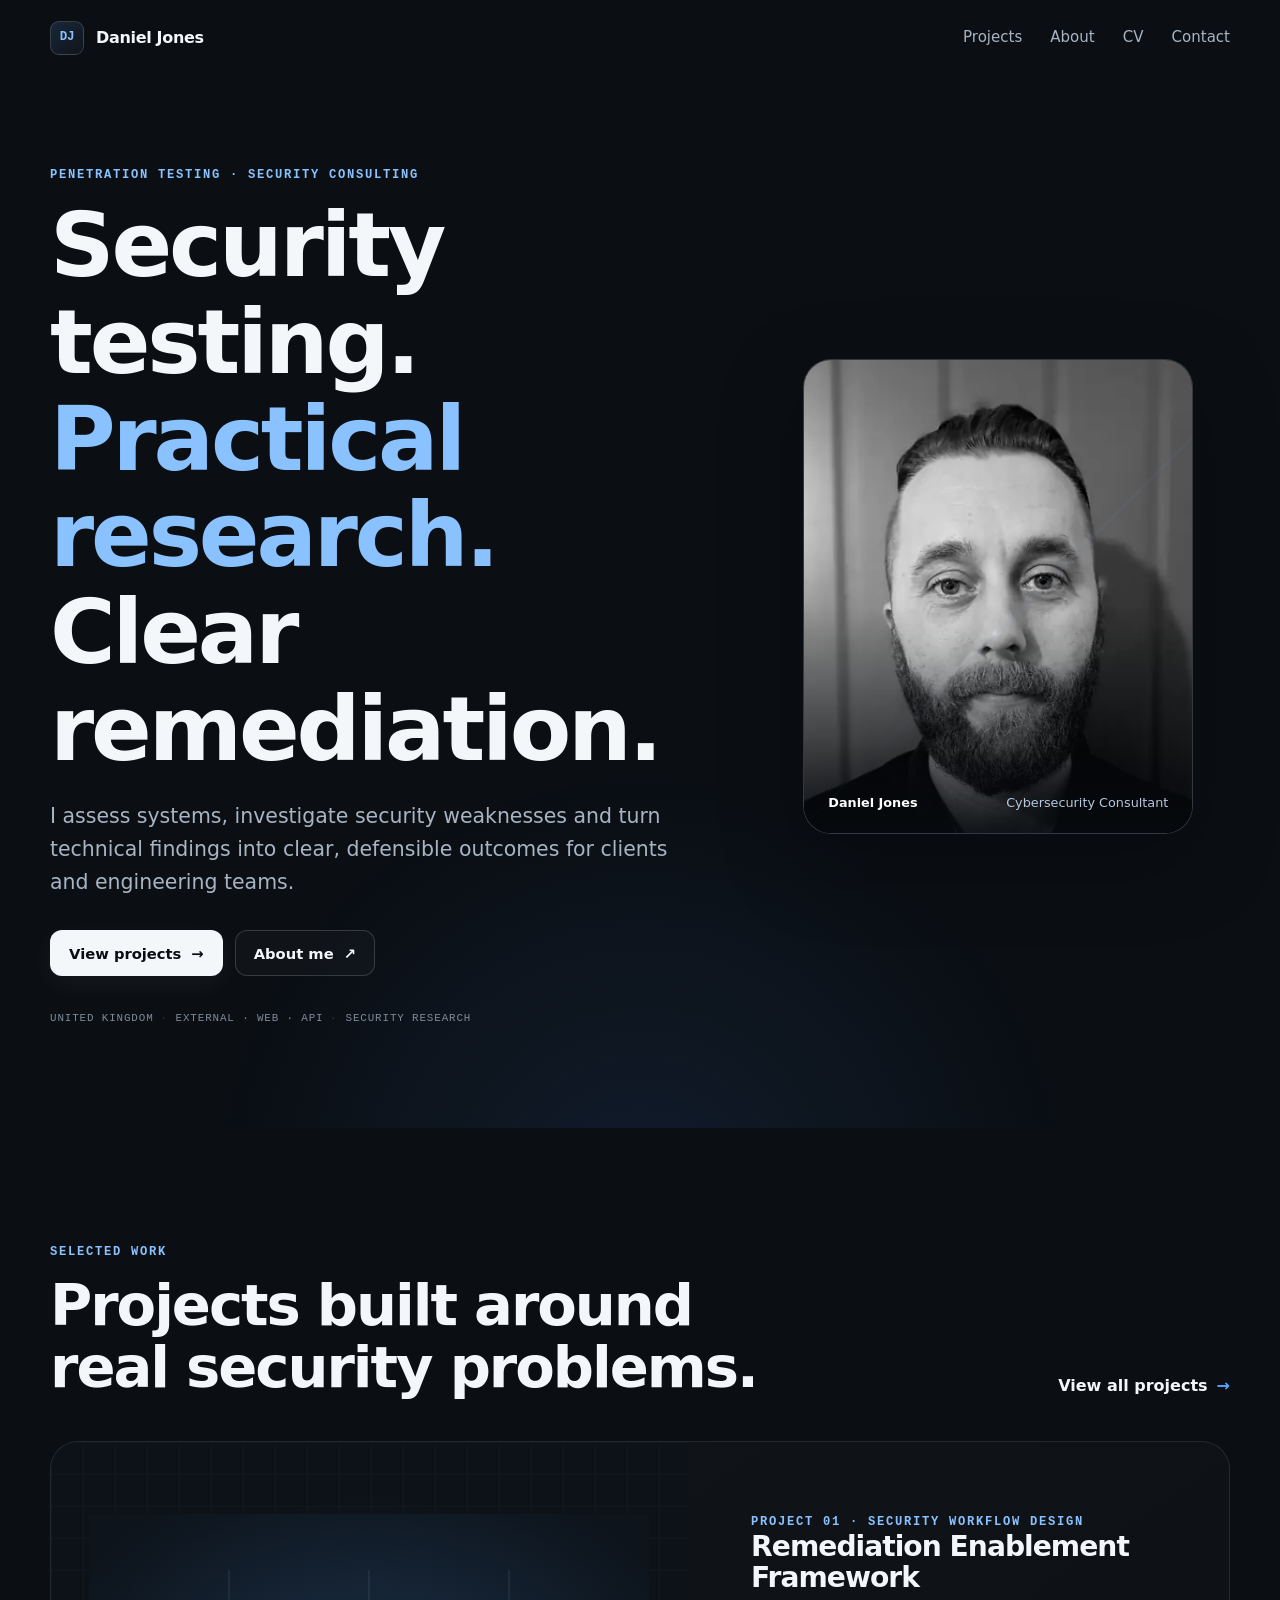
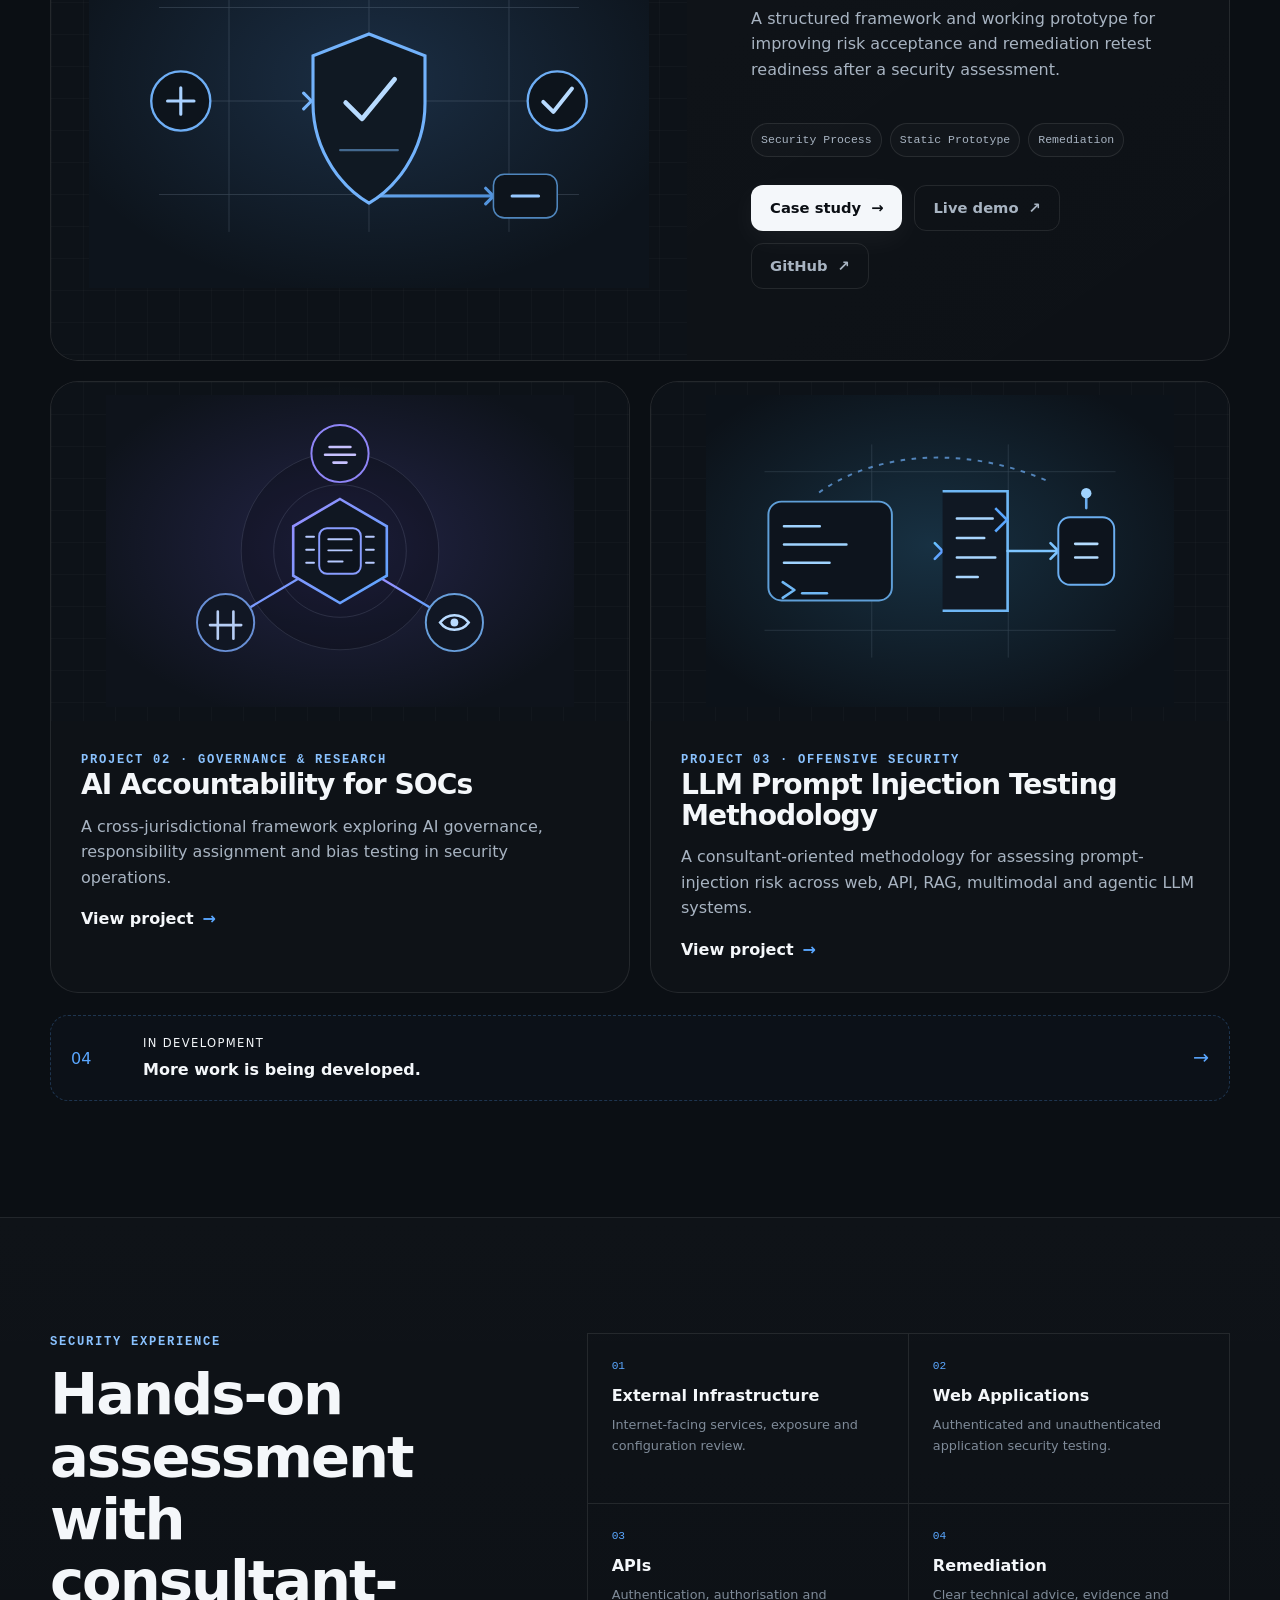
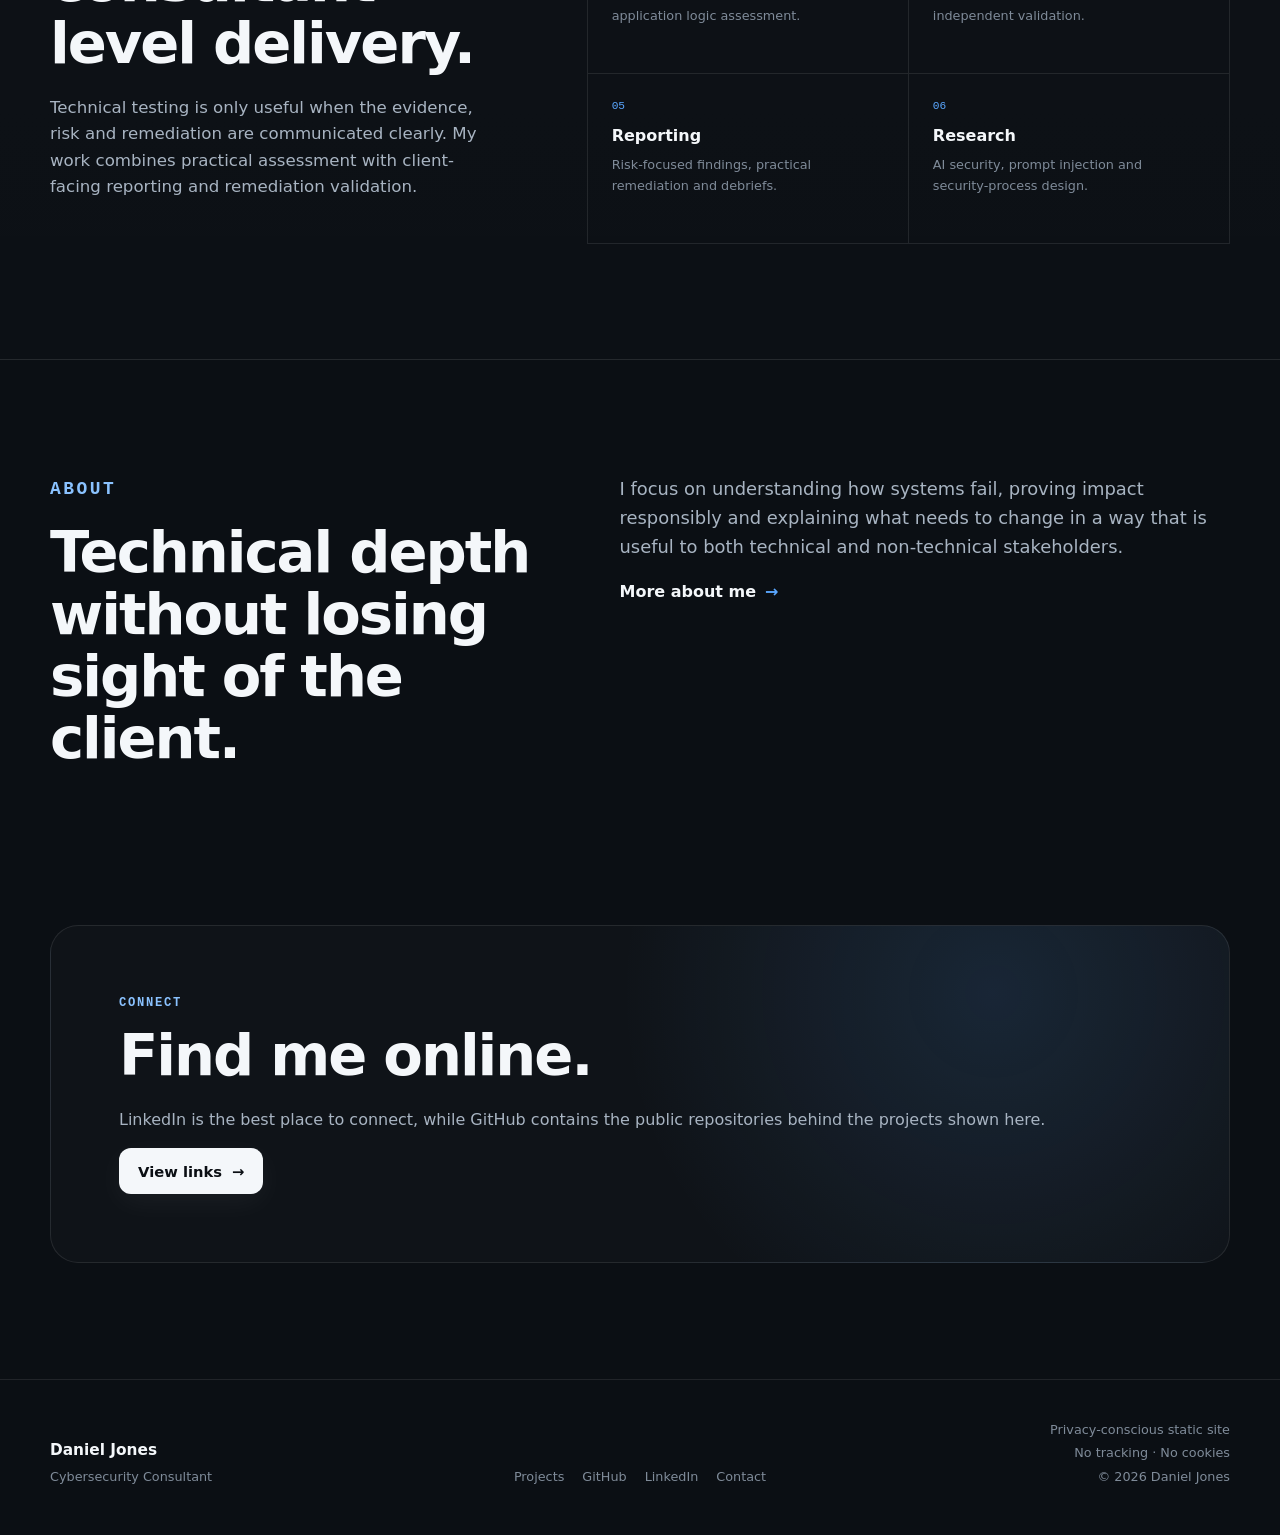
<file: index.html>
<!DOCTYPE html>

<html lang="en-GB">
<head>
<meta charset="utf-8"/>
<meta content="width=device-width, initial-scale=1" name="viewport"/>
<meta content="Cybersecurity portfolio for Daniel Jones, covering penetration testing, security research and practical remediation." name="description"/>
<meta content="dark" name="color-scheme"/>
<meta content="#0b0f14" name="theme-color"/>
<link href="https://cybersecurity-portfolio.noble2309.workers.dev/" rel="canonical"/>
<meta content="https://cybersecurity-portfolio.noble2309.workers.dev/" property="og:url"/>
<title>Daniel Jones | Cybersecurity Consultant</title>
<link href="assets/css/base.css?v=7" rel="stylesheet"/>
<link href="assets/css/components.css?v=7" rel="stylesheet"/>
<link href="assets/css/pages.css?v=7" rel="stylesheet"/>
<script defer="" src="assets/js/main.js?v=7"></script>
<meta content="Daniel Jones" name="author"/><meta content="index,follow,max-image-preview:large" name="robots"/><meta content="no-referrer" name="referrer"/><meta content="en_GB" property="og:locale"/><meta content="website" property="og:type"/><meta content="Daniel Jones | Cybersecurity Portfolio" property="og:site_name"/><meta content="Daniel Jones | Cybersecurity Consultant" property="og:title"/><meta content="Cybersecurity portfolio for Daniel Jones, covering penetration testing, security research and practical remediation." property="og:description"/><meta content="summary" name="twitter:card"/><meta content="Daniel Jones | Cybersecurity Consultant" name="twitter:title"/><meta content="Cybersecurity portfolio for Daniel Jones, covering penetration testing, security research and practical remediation." name="twitter:description"/><link href="assets/images/favicon.svg" rel="icon" type="image/svg+xml"/><meta content="1.0-v7" name="portfolio-build"/></head>
<body>
<a class="skip-link" href="#main-content">Skip to main content</a>
<header class="site-header" data-header="">
<div class="container nav-shell">
<a aria-label="Daniel Jones home" class="brand" href="index.html">
<span aria-hidden="true" class="brand-mark">DJ</span>
<span class="brand-name">Daniel Jones</span>
</a>
<button aria-controls="primary-navigation" aria-expanded="false" class="nav-toggle" data-nav-toggle="" type="button">
<span class="sr-only">Open navigation</span>
<span aria-hidden="true"></span>
<span aria-hidden="true"></span>
</button>
<nav aria-label="Primary navigation" class="primary-nav" data-nav="" id="primary-navigation">
<a href="projects.html">Projects</a>
<a href="about.html">About</a>
<a href="cv.html">CV</a>
<a href="contact.html">Contact</a>
</nav>
</div>
</header>
<main id="main-content">
<section aria-labelledby="hero-title" class="hero section-grid">
<div class="hero-grid container">
<div class="hero-copy" data-reveal="">
<p class="eyebrow">Penetration Testing · Security Consulting</p>
<h1 id="hero-title">Security testing.<br/><span>Practical research.</span><br/>Clear remediation.</h1>
<p class="hero-intro">I assess systems, investigate security weaknesses and turn technical findings into clear, defensible outcomes for clients and engineering teams.</p>
<div class="button-row">
<a class="button button-primary" href="projects.html">View projects <span aria-hidden="true">→</span></a>
<a class="button button-secondary" href="about.html">About me <span aria-hidden="true">↗</span></a>
</div>
<div aria-label="Profile summary" class="hero-meta">
<span>United Kingdom</span>
<span>External · Web · API</span>
<span>Security Research</span>
</div>
</div>
<div aria-label="Portrait area" class="portrait-panel" data-delay="1" data-reveal="">
<div aria-hidden="true" class="portrait-glow"></div>
<div class="portrait-frame portrait-photo-frame">
<img alt="Portrait of Daniel Jones" class="portrait-photo" height="934" src="assets/images/daniel-jones-portrait.svg" width="420"/>
<div class="portrait-caption">
<span>Daniel Jones</span>
<span>Cybersecurity Consultant</span>
</div>
</div>
</div>
</div>
</section>
<section aria-labelledby="selected-work-title" class="section">
<div class="container">
<div class="section-heading" data-reveal="">
<div>
<p class="eyebrow">Selected work</p>
<h2 id="selected-work-title">Projects built around real security problems.</h2>
</div>
<a class="text-link" href="projects.html">View all projects <span aria-hidden="true">→</span></a>
</div>
<article class="featured-project" data-reveal="">
<div aria-hidden="true" class="project-visual project-emblem-shell">
<img alt="" height="480" src="assets/images/project-emblem-remediation.svg" width="720"/>
</div>
<div class="featured-project-copy">
<div class="project-index">Project 01 · Security workflow design</div>
<h3>Remediation Enablement Framework</h3>
<p>A structured framework and working prototype for improving risk acceptance and remediation retest readiness after a security assessment.</p>
<div aria-label="Project technologies and themes" class="tag-row">
<span>Security Process</span><span>Static Prototype</span><span>Remediation</span>
</div>
<div class="button-row compact">
<a class="button button-primary" href="projects.html#remediation-enablement">Case study <span aria-hidden="true">→</span></a>
<a class="button button-ghost" href="https://remediation-enablement-framework.noble2309.workers.dev/" rel="noopener noreferrer" target="_blank">Live demo <span aria-hidden="true">↗</span></a>
<a class="button button-ghost" href="https://github.com/Noble2309/Remediation-Enablement-Framework" rel="noopener noreferrer" target="_blank">GitHub <span aria-hidden="true">↗</span></a>
</div>
</div>
</article>
<div class="project-grid">
<article class="project-card" data-reveal="">
<div aria-hidden="true" class="project-visual project-emblem-shell">
<img alt="" height="480" src="assets/images/project-emblem-ai-accountability.svg" width="720"/>
</div>
<div class="project-card-body">
<div class="project-index">Project 02 · Governance &amp; research</div>
<h3>AI Accountability for SOCs</h3>
<p>A cross-jurisdictional framework exploring AI governance, responsibility assignment and bias testing in security operations.</p>
<a class="text-link" href="projects.html#ai-accountability">View project <span aria-hidden="true">→</span></a>
</div>
</article>
<article class="project-card" data-delay="1" data-reveal="">
<div aria-hidden="true" class="project-visual project-emblem-shell">
<img alt="" height="480" src="assets/images/project-emblem-llm-methodology.svg" width="720"/>
</div>
<div class="project-card-body">
<div class="project-index">Project 03 · Offensive security</div>
<h3>LLM Prompt Injection Testing Methodology</h3>
<p>A consultant-oriented methodology for assessing prompt-injection risk across web, API, RAG, multimodal and agentic LLM systems.</p>
<a class="text-link" href="projects.html#llm-prompt-injection">View project <span aria-hidden="true">→</span></a>
</div>
</article>
</div>
<a class="home-upcoming-project" data-reveal="" href="projects.html#project-04"><span class="home-upcoming-number">04</span><span class="home-upcoming-copy"><small>In development</small><strong>More work is being developed.</strong></span><span aria-hidden="true" class="home-upcoming-arrow">→</span></a></div>
</section>
<section aria-labelledby="experience-title" class="section section-muted">
<div class="container experience-grid">
<div data-reveal="">
<p class="eyebrow">Security experience</p>
<h2 id="experience-title">Hands-on assessment with consultant-level delivery.</h2>
<p class="section-copy">Technical testing is only useful when the evidence, risk and remediation are communicated clearly. My work combines practical assessment with client-facing reporting and remediation validation.</p>
</div>
<div class="capability-grid" data-delay="1" data-reveal="">
<div class="capability"><span>01</span><strong>External Infrastructure</strong><small>Internet-facing services, exposure and configuration review.</small></div>
<div class="capability"><span>02</span><strong>Web Applications</strong><small>Authenticated and unauthenticated application security testing.</small></div>
<div class="capability"><span>03</span><strong>APIs</strong><small>Authentication, authorisation and application logic assessment.</small></div>
<div class="capability"><span>04</span><strong>Remediation</strong><small>Clear technical advice, evidence and independent validation.</small></div>
<div class="capability"><span>05</span><strong>Reporting</strong><small>Risk-focused findings, practical remediation and debriefs.</small></div>
<div class="capability"><span>06</span><strong>Research</strong><small>AI security, prompt injection and security-process design.</small></div>
</div>
</div>
</section>
<section aria-labelledby="about-title" class="section">
<div class="container about-strip" data-reveal="">
<div>
<p class="eyebrow">About</p>
<h2 id="about-title">Technical depth without losing sight of the client.</h2>
</div>
<div>
<p>I focus on understanding how systems fail, proving impact responsibly and explaining what needs to change in a way that is useful to both technical and non-technical stakeholders.</p>
<a class="text-link" href="about.html">More about me <span aria-hidden="true">→</span></a>
</div>
</div>
</section>
<section aria-labelledby="contact-title" class="section contact-cta">
<div class="container contact-card" data-reveal="">
<p class="eyebrow">Connect</p>
<h2 id="contact-title">Find me online.</h2>
<p>LinkedIn is the best place to connect, while GitHub contains the public repositories behind the projects shown here.</p>
<a class="button button-primary" href="contact.html">View links <span aria-hidden="true">→</span></a>
</div>
</section>
</main>
<footer class="site-footer">
<div class="container footer-grid">
<div><strong>Daniel Jones</strong><span>Cybersecurity Consultant</span></div>
<div class="footer-links"><a href="projects.html">Projects</a><a href="https://github.com/Noble2309" rel="noopener noreferrer" target="_blank">GitHub</a><a href="https://www.linkedin.com/in/daniel-jones-705425228/" rel="noopener noreferrer" target="_blank">LinkedIn</a><a href="contact.html">Contact</a></div>
<div class="footer-meta">
<span>Privacy-conscious static site</span>
<span>No tracking · No cookies</span>
<a href="copyright.html">© 2026 Daniel Jones</a>
</div>
</div>
</footer>
</body>
</html>
</file>
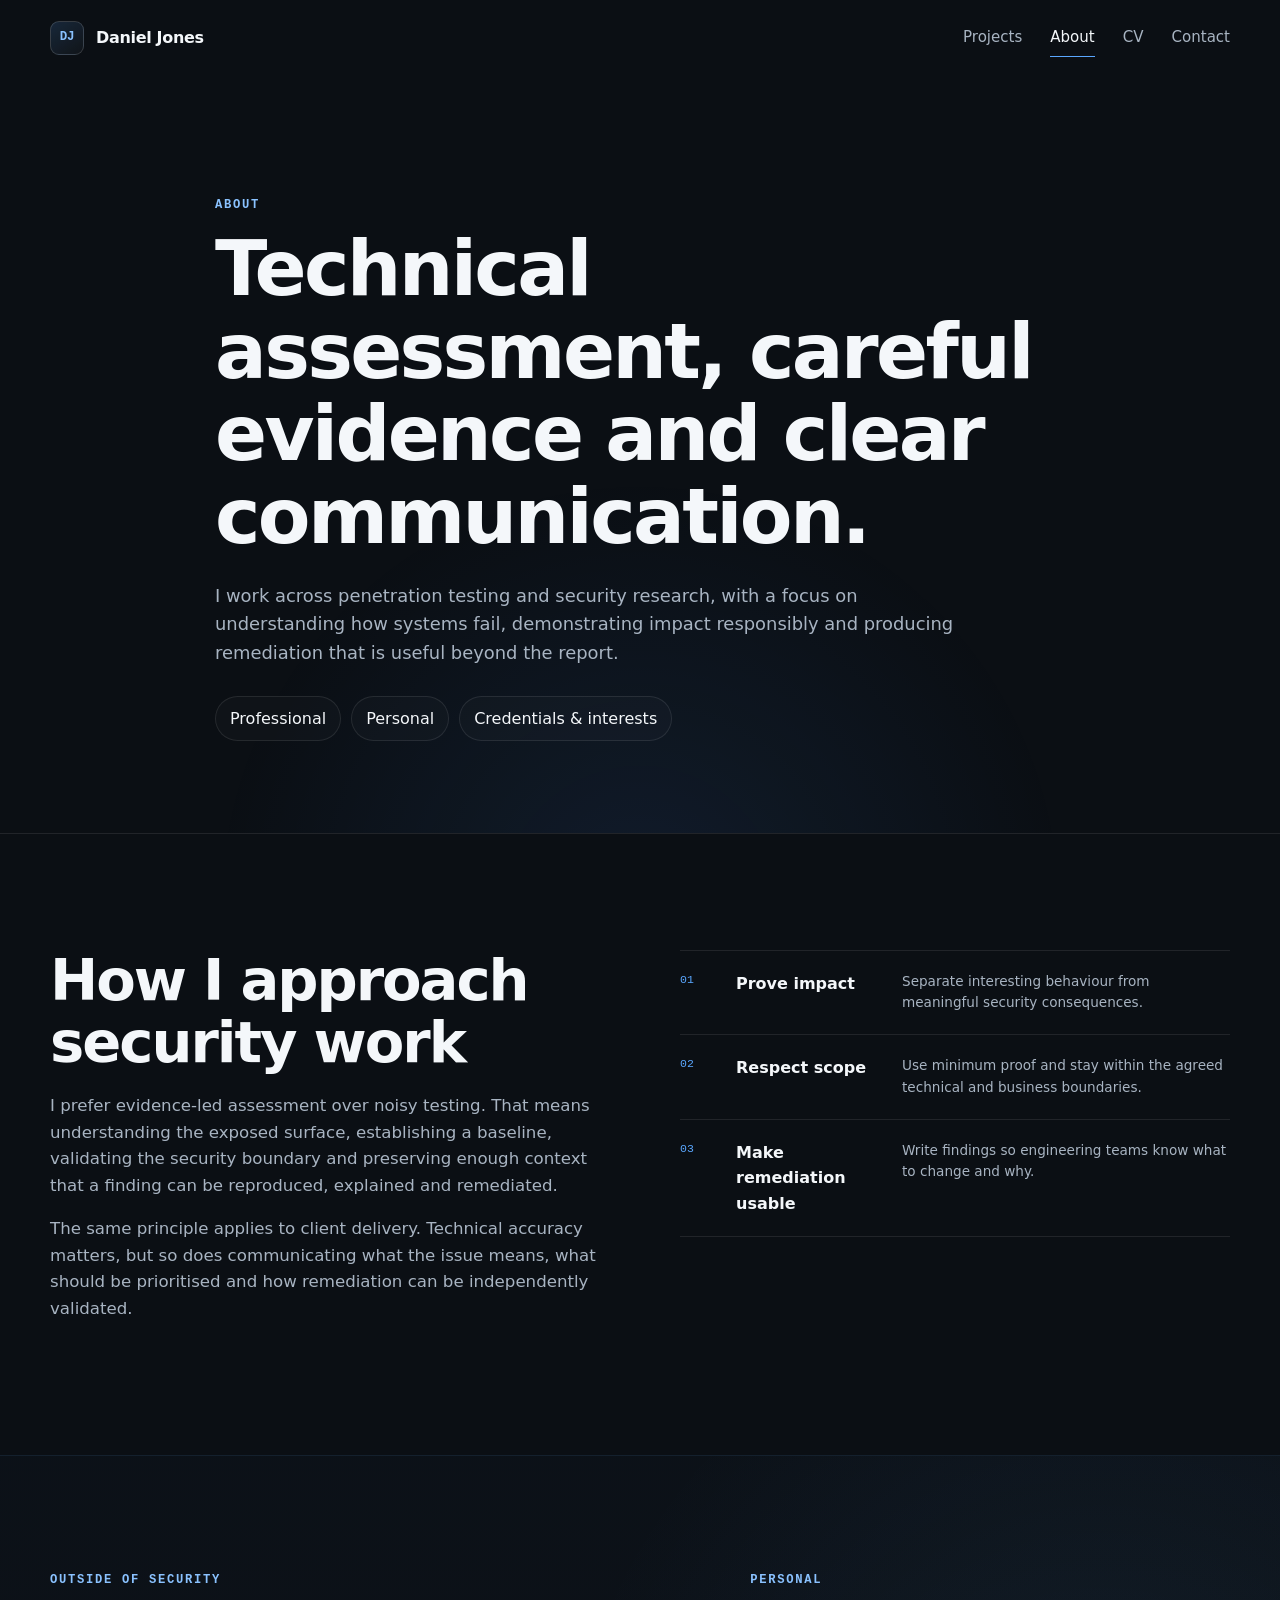
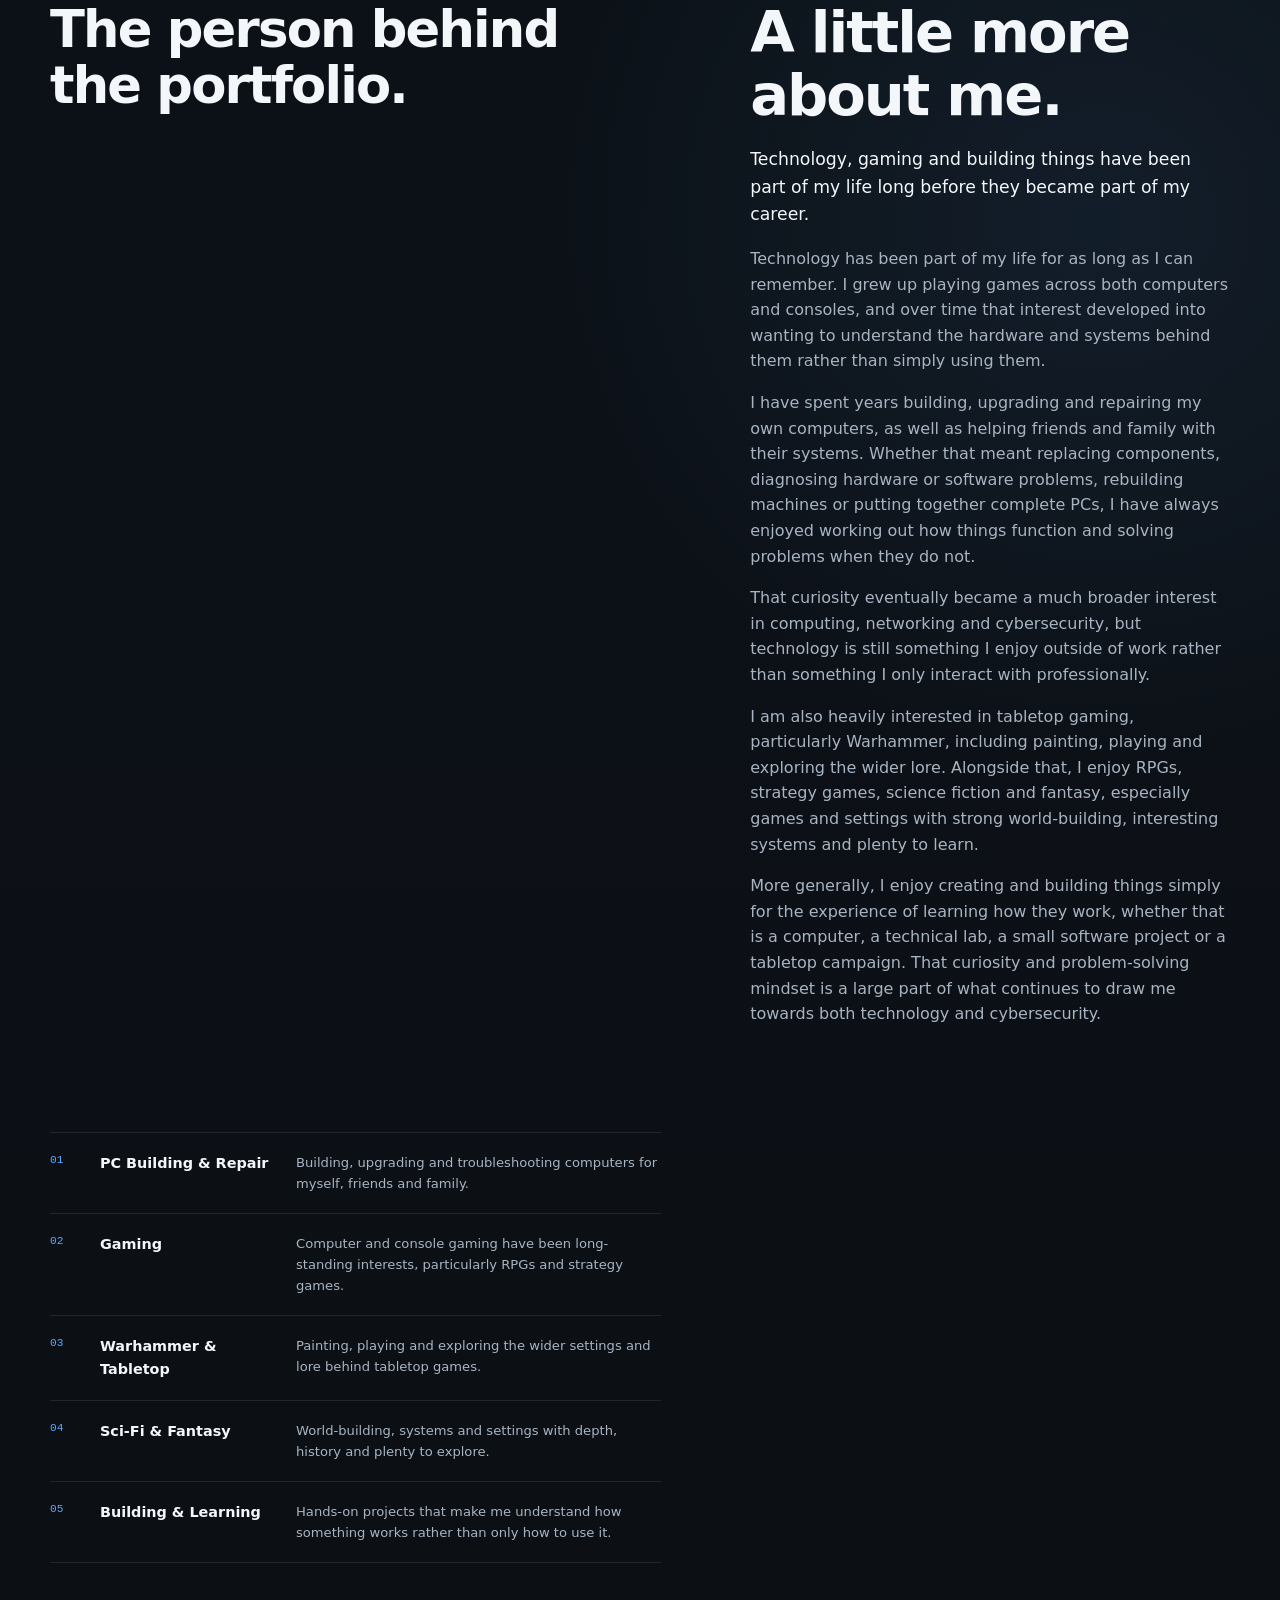
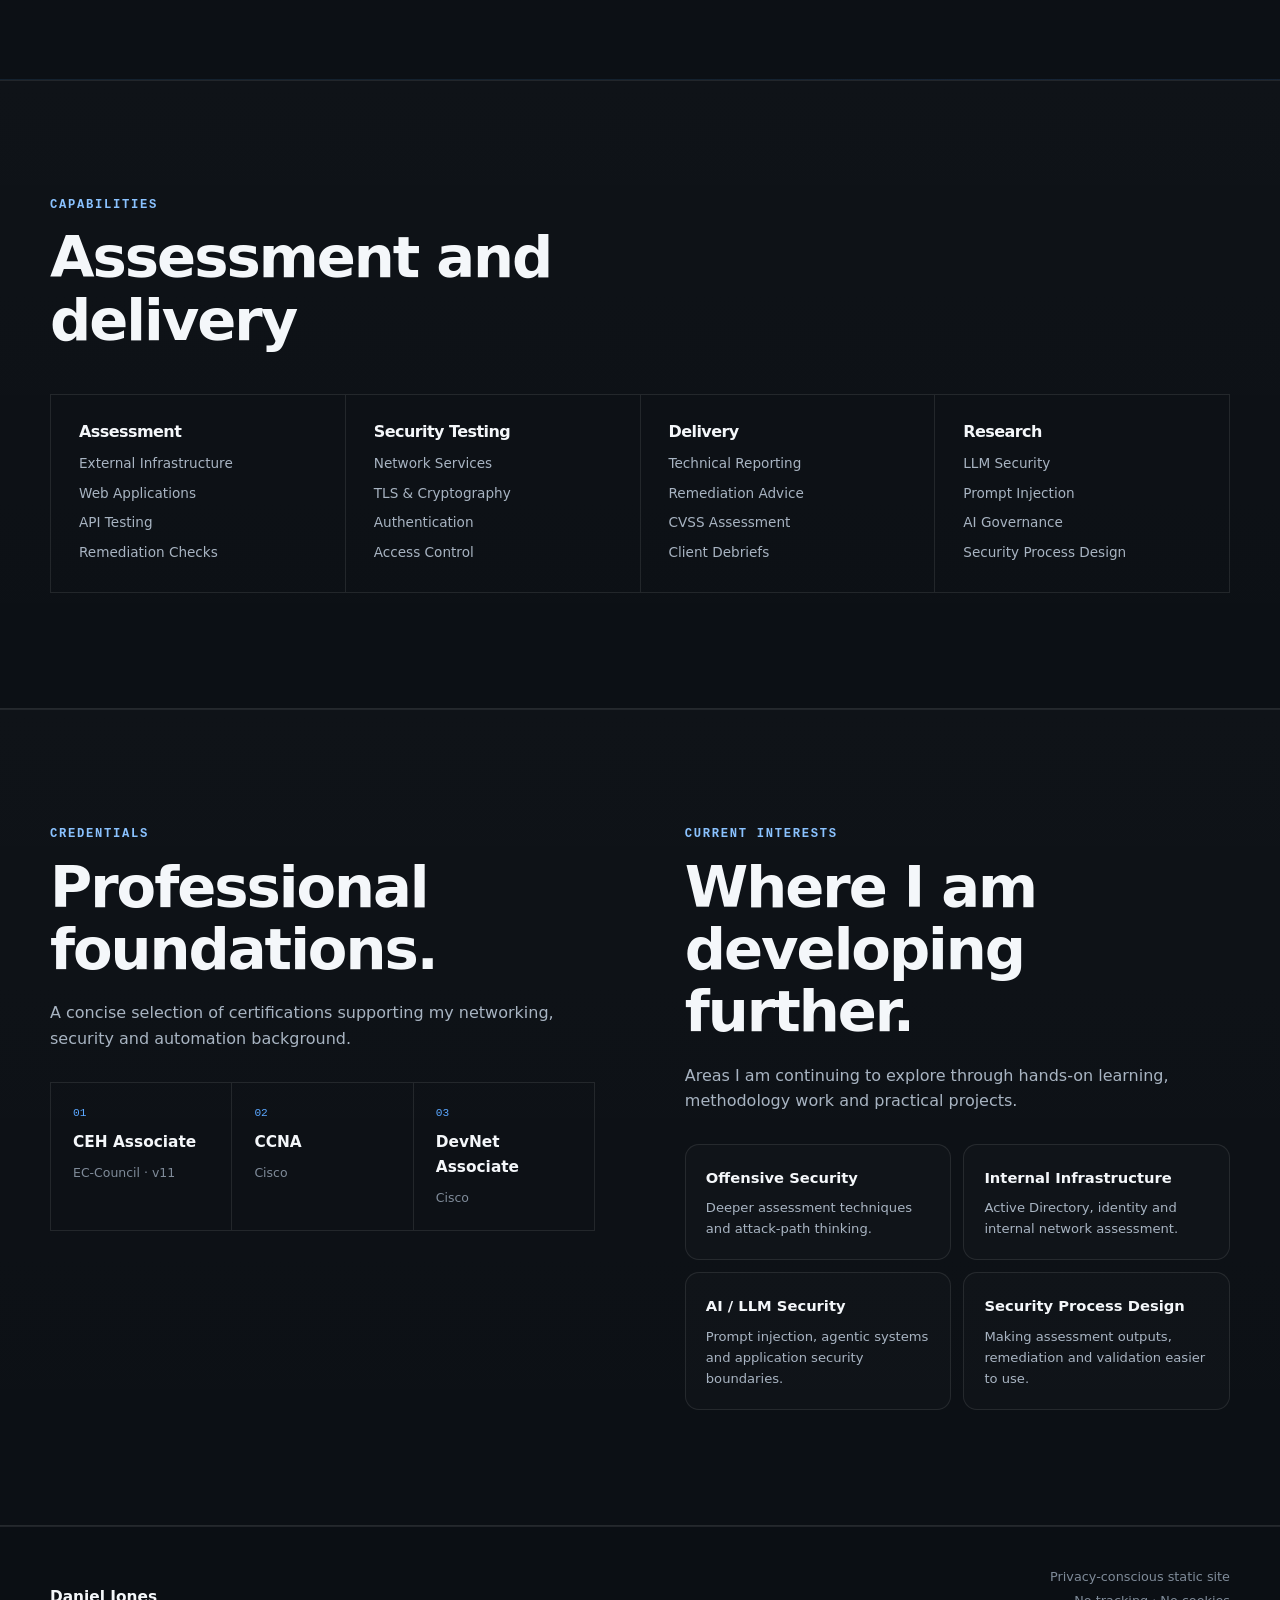
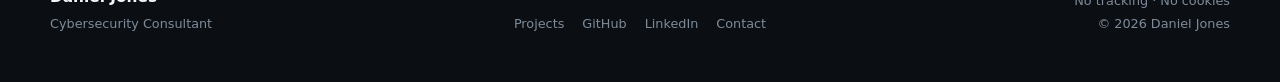
<file: about.html>
<!DOCTYPE html>

<html lang="en-GB">
<head>
<meta charset="utf-8"/>
<meta content="width=device-width, initial-scale=1" name="viewport"/>
<meta content="About Daniel Jones, his approach to security work, technical background and interests inside and outside cybersecurity." name="description"/>
<meta content="dark" name="color-scheme"/>
<meta content="#0b0f14" name="theme-color"/>
<link href="https://cybersecurity-portfolio.noble2309.workers.dev/about.html" rel="canonical"/>
<meta content="https://cybersecurity-portfolio.noble2309.workers.dev/about.html" property="og:url"/>
<title>About | Daniel Jones</title>
<link href="assets/css/base.css?v=7" rel="stylesheet"/><link href="assets/css/components.css?v=7" rel="stylesheet"/><link href="assets/css/pages.css?v=7" rel="stylesheet"/><script defer="" src="assets/js/main.js?v=7"></script>
<meta content="Daniel Jones" name="author"/><meta content="index,follow,max-image-preview:large" name="robots"/><meta content="no-referrer" name="referrer"/><meta content="en_GB" property="og:locale"/><meta content="website" property="og:type"/><meta content="Daniel Jones | Cybersecurity Portfolio" property="og:site_name"/><meta content="About | Daniel Jones" property="og:title"/><meta content="About Daniel Jones, his approach to security work, technical background and interests inside and outside cybersecurity." property="og:description"/><meta content="summary" name="twitter:card"/><meta content="About | Daniel Jones" name="twitter:title"/><meta content="About Daniel Jones, his approach to security work, technical background and interests inside and outside cybersecurity." name="twitter:description"/><link href="assets/images/favicon.svg" rel="icon" type="image/svg+xml"/><meta content="1.0-v7" name="portfolio-build"/></head>
<body>
<a class="skip-link" href="#main-content">Skip to main content</a>
<header class="site-header" data-header=""><div class="container nav-shell"><a aria-label="Daniel Jones home" class="brand" href="index.html"><span aria-hidden="true" class="brand-mark">DJ</span><span class="brand-name">Daniel Jones</span></a><button aria-controls="primary-navigation" aria-expanded="false" class="nav-toggle" data-nav-toggle="" type="button"><span class="sr-only">Open navigation</span><span aria-hidden="true"></span><span aria-hidden="true"></span></button><nav aria-label="Primary navigation" class="primary-nav" data-nav="" id="primary-navigation"><a href="projects.html">Projects</a><a aria-current="page" href="about.html">About</a><a href="cv.html">CV</a><a href="contact.html">Contact</a></nav></div></header>
<main id="main-content">
<section class="page-hero section-grid"><div class="container narrow" data-reveal=""><p class="eyebrow">About</p><h1>Technical assessment, careful evidence and clear communication.</h1><p>I work across penetration testing and security research, with a focus on understanding how systems fail, demonstrating impact responsibly and producing remediation that is useful beyond the report.</p><nav aria-label="About page sections" class="about-jump-links"><a href="#professional">Professional</a><a href="#personal">Personal</a><a href="#credentials-interests">Credentials &amp; interests</a></nav></div></section>
<section class="section" id="professional"><div class="container about-layout"><div class="about-copy" data-reveal=""><h2>How I approach security work</h2><p>I prefer evidence-led assessment over noisy testing. That means understanding the exposed surface, establishing a baseline, validating the security boundary and preserving enough context that a finding can be reproduced, explained and remediated.</p><p>The same principle applies to client delivery. Technical accuracy matters, but so does communicating what the issue means, what should be prioritised and how remediation can be independently validated.</p></div><div class="values-panel" data-delay="1" data-reveal=""><div><span>01</span><strong>Prove impact</strong><p>Separate interesting behaviour from meaningful security consequences.</p></div><div><span>02</span><strong>Respect scope</strong><p>Use minimum proof and stay within the agreed technical and business boundaries.</p></div><div><span>03</span><strong>Make remediation usable</strong><p>Write findings so engineering teams know what to change and why.</p></div></div></div></section><section class="section section-personal" id="personal"><div class="container personal-about-grid"><div class="personal-section-label" data-reveal=""><p class="eyebrow">Outside of security</p><h2>The person behind the portfolio.</h2></div><div class="personal-about-copy" data-reveal=""><p class="eyebrow">Personal</p><h2>A little more about me.</h2><p class="personal-lead">Technology, gaming and building things have been part of my life long before they became part of my career.</p><p>Technology has been part of my life for as long as I can remember. I grew up playing games across both computers and consoles, and over time that interest developed into wanting to understand the hardware and systems behind them rather than simply using them.</p><p>I have spent years building, upgrading and repairing my own computers, as well as helping friends and family with their systems. Whether that meant replacing components, diagnosing hardware or software problems, rebuilding machines or putting together complete PCs, I have always enjoyed working out how things function and solving problems when they do not.</p><p>That curiosity eventually became a much broader interest in computing, networking and cybersecurity, but technology is still something I enjoy outside of work rather than something I only interact with professionally.</p><p>I am also heavily interested in tabletop gaming, particularly Warhammer, including painting, playing and exploring the wider lore. Alongside that, I enjoy RPGs, strategy games, science fiction and fantasy, especially games and settings with strong world-building, interesting systems and plenty to learn.</p><p>More generally, I enjoy creating and building things simply for the experience of learning how they work, whether that is a computer, a technical lab, a small software project or a tabletop campaign. That curiosity and problem-solving mindset is a large part of what continues to draw me towards both technology and cybersecurity.</p></div><div class="personal-interest-list" data-delay="1" data-reveal=""><div><span>01</span><strong>PC Building &amp; Repair</strong><p>Building, upgrading and troubleshooting computers for myself, friends and family.</p></div><div><span>02</span><strong>Gaming</strong><p>Computer and console gaming have been long-standing interests, particularly RPGs and strategy games.</p></div><div><span>03</span><strong>Warhammer &amp; Tabletop</strong><p>Painting, playing and exploring the wider settings and lore behind tabletop games.</p></div><div><span>04</span><strong>Sci-Fi &amp; Fantasy</strong><p>World-building, systems and settings with depth, history and plenty to explore.</p></div><div><span>05</span><strong>Building &amp; Learning</strong><p>Hands-on projects that make me understand how something works rather than only how to use it.</p></div></div></div></section>
<section class="section section-muted"><div class="container"><div class="section-heading" data-reveal=""><div><p class="eyebrow">Capabilities</p><h2>Assessment and delivery</h2></div></div><div class="skills-grid" data-reveal=""><div class="skill-group"><h3>Assessment</h3><p>External Infrastructure</p><p>Web Applications</p><p>API Testing</p><p>Remediation Checks</p></div><div class="skill-group"><h3>Security Testing</h3><p>Network Services</p><p>TLS &amp; Cryptography</p><p>Authentication</p><p>Access Control</p></div><div class="skill-group"><h3>Delivery</h3><p>Technical Reporting</p><p>Remediation Advice</p><p>CVSS Assessment</p><p>Client Debriefs</p></div><div class="skill-group"><h3>Research</h3><p>LLM Security</p><p>Prompt Injection</p><p>AI Governance</p><p>Security Process Design</p></div></div></div></section>
<section class="section section-muted" id="credentials-interests"><div class="container profile-details"><div class="profile-detail-block" data-reveal=""><p class="eyebrow">Credentials</p><h2>Professional foundations.</h2><p>A concise selection of certifications supporting my networking, security and automation background.</p><div aria-label="Selected certifications" class="credential-strip"><div><span>01</span><strong>CEH Associate</strong><small>EC-Council · v11</small></div><div><span>02</span><strong>CCNA</strong><small>Cisco</small></div><div><span>03</span><strong>DevNet Associate</strong><small>Cisco</small></div></div></div><div class="profile-detail-block" data-delay="1" data-reveal=""><p class="eyebrow">Current interests</p><h2>Where I am developing further.</h2><p>Areas I am continuing to explore through hands-on learning, methodology work and practical projects.</p><div class="interest-grid"><div><strong>Offensive Security</strong><p>Deeper assessment techniques and attack-path thinking.</p></div><div><strong>Internal Infrastructure</strong><p>Active Directory, identity and internal network assessment.</p></div><div><strong>AI / LLM Security</strong><p>Prompt injection, agentic systems and application security boundaries.</p></div><div><strong>Security Process Design</strong><p>Making assessment outputs, remediation and validation easier to use.</p></div></div></div></div></section></main>
<footer class="site-footer"><div class="container footer-grid"><div><strong>Daniel Jones</strong><span>Cybersecurity Consultant</span></div><div class="footer-links"><a href="projects.html">Projects</a><a href="https://github.com/Noble2309" rel="noopener noreferrer" target="_blank">GitHub</a><a href="https://www.linkedin.com/in/daniel-jones-705425228/" rel="noopener noreferrer" target="_blank">LinkedIn</a><a href="contact.html">Contact</a></div><div class="footer-meta"><span>Privacy-conscious static site</span><span>No tracking · No cookies</span><a href="copyright.html">© 2026 Daniel Jones</a></div></div></footer>
</body></html>
</file>
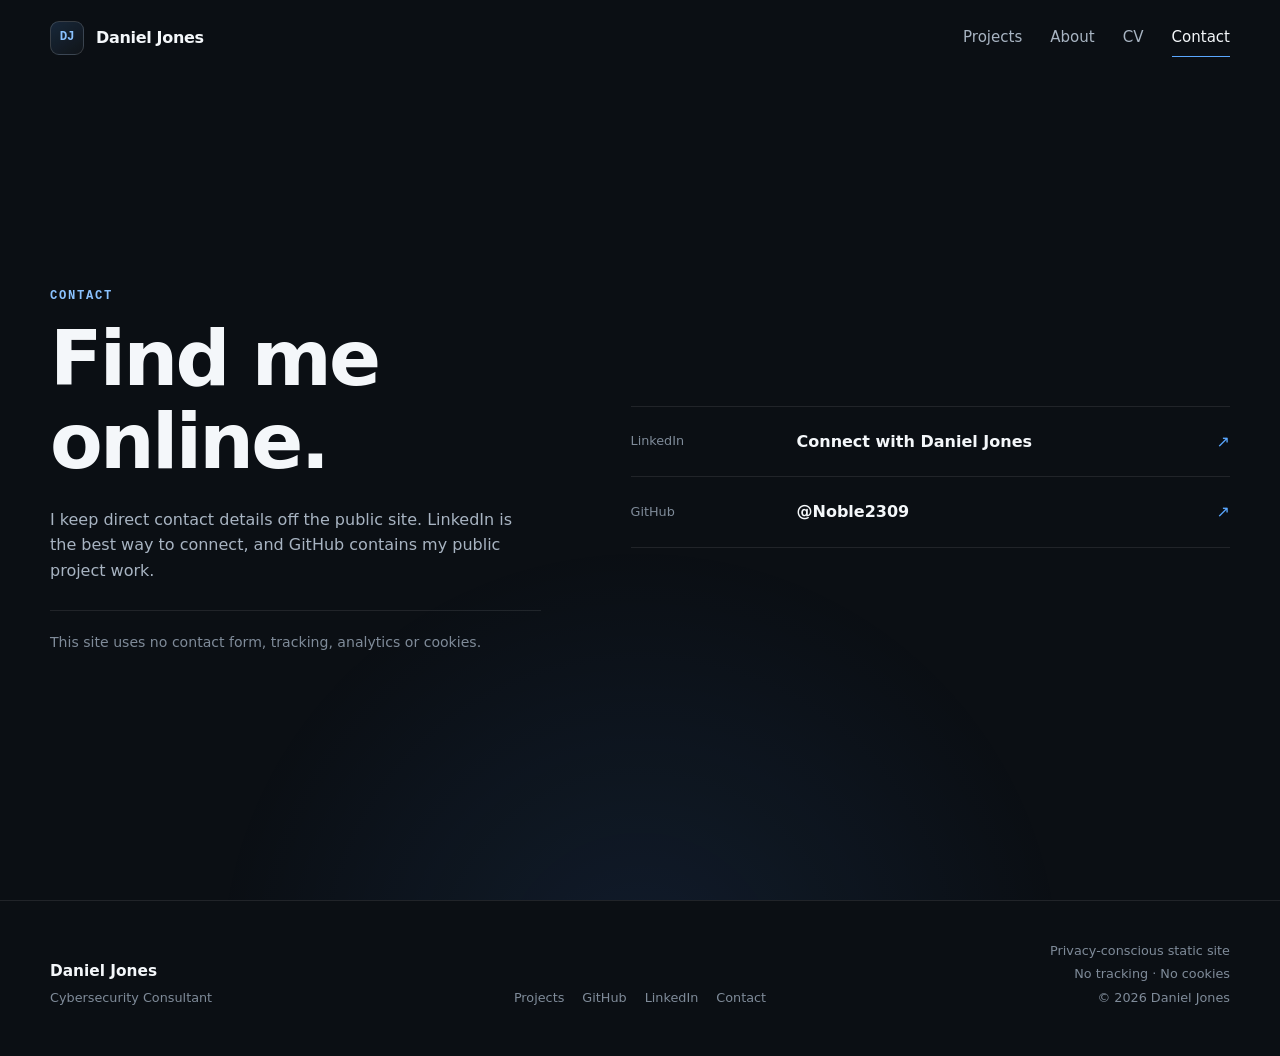
<file: contact.html>
<!DOCTYPE html>

<html lang="en-GB">
<head>
<meta charset="utf-8"/><meta content="width=device-width, initial-scale=1" name="viewport"/><meta content="Public professional links for Daniel Jones, including LinkedIn and GitHub." name="description"/><meta content="dark" name="color-scheme"/><meta content="#0b0f14" name="theme-color"/>
<link href="https://cybersecurity-portfolio.noble2309.workers.dev/contact.html" rel="canonical"/>
<meta content="https://cybersecurity-portfolio.noble2309.workers.dev/contact.html" property="og:url"/><title>Connect | Daniel Jones</title><link href="assets/css/base.css?v=7" rel="stylesheet"/><link href="assets/css/components.css?v=7" rel="stylesheet"/><link href="assets/css/pages.css?v=7" rel="stylesheet"/><script defer="" src="assets/js/main.js?v=7"></script>
<meta content="Daniel Jones" name="author"/><meta content="index,follow,max-image-preview:large" name="robots"/><meta content="no-referrer" name="referrer"/><meta content="en_GB" property="og:locale"/><meta content="website" property="og:type"/><meta content="Daniel Jones | Cybersecurity Portfolio" property="og:site_name"/><meta content="Connect | Daniel Jones" property="og:title"/><meta content="Public professional links for Daniel Jones, including LinkedIn and GitHub." property="og:description"/><meta content="summary" name="twitter:card"/><meta content="Connect | Daniel Jones" name="twitter:title"/><meta content="Public professional links for Daniel Jones, including LinkedIn and GitHub." name="twitter:description"/><link href="assets/images/favicon.svg" rel="icon" type="image/svg+xml"/><meta content="1.0-v7" name="portfolio-build"/></head>
<body>
<a class="skip-link" href="#main-content">Skip to main content</a>
<header class="site-header" data-header=""><div class="container nav-shell"><a aria-label="Daniel Jones home" class="brand" href="index.html"><span aria-hidden="true" class="brand-mark">DJ</span><span class="brand-name">Daniel Jones</span></a><button aria-controls="primary-navigation" aria-expanded="false" class="nav-toggle" data-nav-toggle="" type="button"><span class="sr-only">Open navigation</span><span aria-hidden="true"></span><span aria-hidden="true"></span></button><nav aria-label="Primary navigation" class="primary-nav" data-nav="" id="primary-navigation"><a href="projects.html">Projects</a><a href="about.html">About</a><a href="cv.html">CV</a><a aria-current="page" href="contact.html">Contact</a></nav></div></header>
<main id="main-content">
<section class="contact-page section-grid"><div class="container contact-layout"><div data-reveal=""><p class="eyebrow">Contact</p><h1>Find me online.</h1><p>I keep direct contact details off the public site. LinkedIn is the best way to connect, and GitHub contains my public project work.</p><p class="privacy-note">This site uses no contact form, tracking, analytics or cookies.</p></div><div class="contact-links" data-delay="1" data-reveal=""><a class="contact-link" href="https://www.linkedin.com/in/daniel-jones-705425228/" rel="noopener noreferrer" target="_blank"><span class="contact-service"><span>LinkedIn</span></span><strong>Connect with Daniel Jones</strong><i aria-hidden="true">↗</i></a><a class="contact-link" href="https://github.com/Noble2309" rel="noopener noreferrer" target="_blank"><span class="contact-service"><span>GitHub</span></span><strong>@Noble2309</strong><i aria-hidden="true">↗</i></a></div></div></section>
</main>
<footer class="site-footer"><div class="container footer-grid"><div><strong>Daniel Jones</strong><span>Cybersecurity Consultant</span></div><div class="footer-links"><a href="projects.html">Projects</a><a href="https://github.com/Noble2309" rel="noopener noreferrer" target="_blank">GitHub</a><a href="https://www.linkedin.com/in/daniel-jones-705425228/" rel="noopener noreferrer" target="_blank">LinkedIn</a><a href="contact.html">Contact</a></div><div class="footer-meta"><span>Privacy-conscious static site</span><span>No tracking · No cookies</span><a href="copyright.html">© 2026 Daniel Jones</a></div></div></footer>
</body></html>
</file>
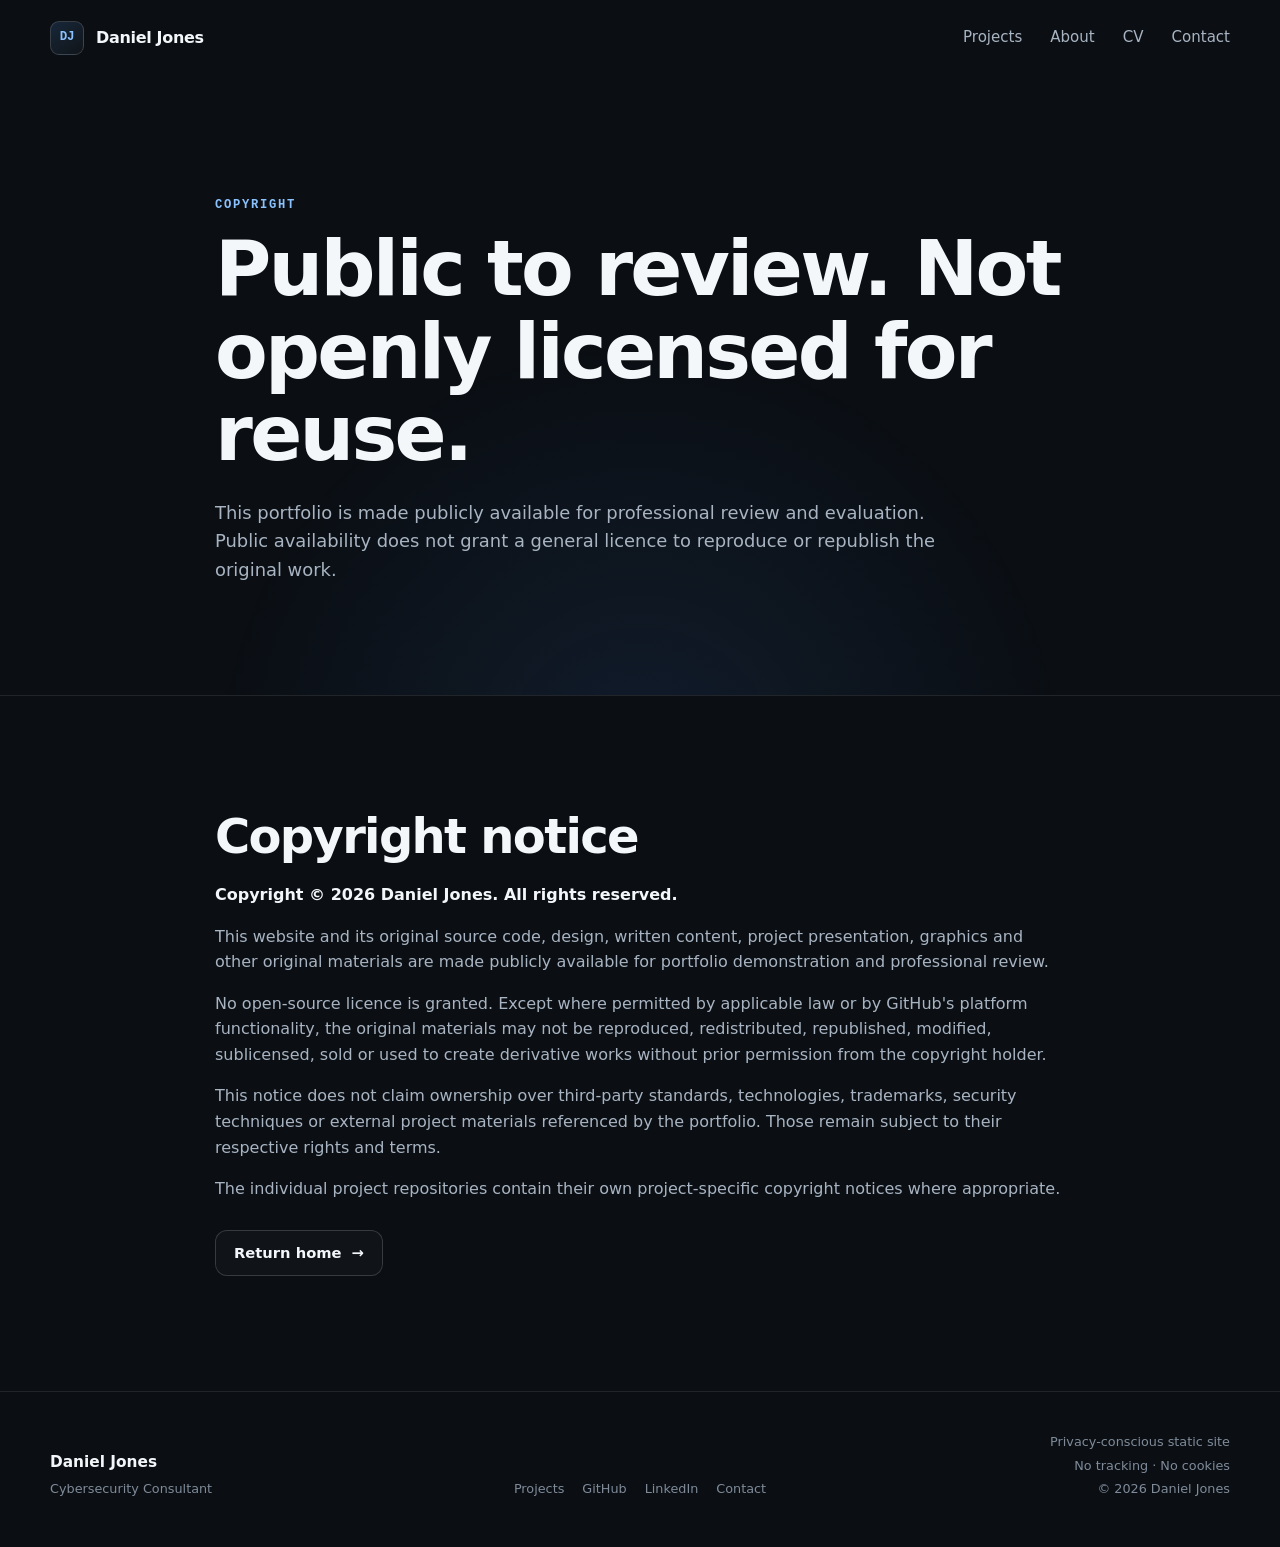
<file: copyright.html>
<!DOCTYPE html>

<html lang="en-GB">
<head>
<meta charset="utf-8"/>
<meta content="width=device-width, initial-scale=1" name="viewport"/>
<meta content="Copyright and reuse notice for the Daniel Jones cybersecurity portfolio." name="description"/>
<meta content="dark" name="color-scheme"/>
<meta content="#0b0f14" name="theme-color"/>
<link href="https://cybersecurity-portfolio.noble2309.workers.dev/copyright.html" rel="canonical"/>
<meta content="https://cybersecurity-portfolio.noble2309.workers.dev/copyright.html" property="og:url"/>
<meta content="Daniel Jones" name="author"/>
<meta content="index,follow" name="robots"/>
<meta content="no-referrer" name="referrer"/>
<meta content="en_GB" property="og:locale"/>
<meta content="website" property="og:type"/>
<meta content="Daniel Jones | Cybersecurity Portfolio" property="og:site_name"/>
<meta content="Copyright | Daniel Jones" property="og:title"/>
<meta content="Copyright and reuse notice for the Daniel Jones cybersecurity portfolio." property="og:description"/>
<meta content="summary" name="twitter:card"/>
<meta content="Copyright | Daniel Jones" name="twitter:title"/>
<meta content="Copyright and reuse notice for the Daniel Jones cybersecurity portfolio." name="twitter:description"/>
<title>Copyright | Daniel Jones</title>
<link href="assets/images/favicon.svg" rel="icon" type="image/svg+xml"/>
<link href="assets/css/base.css?v=7" rel="stylesheet"/>
<link href="assets/css/components.css?v=7" rel="stylesheet"/>
<link href="assets/css/pages.css?v=7" rel="stylesheet"/>
<script defer="" src="assets/js/main.js?v=7"></script>
<meta content="1.0-v7" name="portfolio-build"/></head>
<body>
<a class="skip-link" href="#main-content">Skip to main content</a>
<header class="site-header" data-header=""><div class="container nav-shell"><a aria-label="Daniel Jones home" class="brand" href="index.html"><span aria-hidden="true" class="brand-mark">DJ</span><span class="brand-name">Daniel Jones</span></a><button aria-controls="primary-navigation" aria-expanded="false" class="nav-toggle" data-nav-toggle="" type="button"><span class="sr-only">Open navigation</span><span aria-hidden="true"></span><span aria-hidden="true"></span></button><nav aria-label="Primary navigation" class="primary-nav" data-nav="" id="primary-navigation"><a href="projects.html">Projects</a><a href="about.html">About</a><a href="cv.html">CV</a><a href="contact.html">Contact</a></nav></div></header>
<main id="main-content">
<section class="page-hero section-grid"><div class="container narrow" data-reveal=""><p class="eyebrow">Copyright</p><h1>Public to review. Not openly licensed for reuse.</h1><p>This portfolio is made publicly available for professional review and evaluation. Public availability does not grant a general licence to reproduce or republish the original work.</p></div></section>
<section class="section"><div class="container legal-copy" data-reveal=""><h2>Copyright notice</h2><p><strong>Copyright © 2026 Daniel Jones. All rights reserved.</strong></p><p>This website and its original source code, design, written content, project presentation, graphics and other original materials are made publicly available for portfolio demonstration and professional review.</p><p>No open-source licence is granted. Except where permitted by applicable law or by GitHub's platform functionality, the original materials may not be reproduced, redistributed, republished, modified, sublicensed, sold or used to create derivative works without prior permission from the copyright holder.</p><p>This notice does not claim ownership over third-party standards, technologies, trademarks, security techniques or external project materials referenced by the portfolio. Those remain subject to their respective rights and terms.</p><p>The individual project repositories contain their own project-specific copyright notices where appropriate.</p><div class="button-row compact"><a class="button button-secondary" href="index.html">Return home <span aria-hidden="true">→</span></a></div></div></section>
</main>
<footer class="site-footer"><div class="container footer-grid"><div><strong>Daniel Jones</strong><span>Cybersecurity Consultant</span></div><div class="footer-links"><a href="projects.html">Projects</a><a href="https://github.com/Noble2309" rel="noopener noreferrer" target="_blank">GitHub</a><a href="https://www.linkedin.com/in/daniel-jones-705425228/" rel="noopener noreferrer" target="_blank">LinkedIn</a><a href="contact.html">Contact</a></div><div class="footer-meta"><span>Privacy-conscious static site</span><span>No tracking · No cookies</span><a href="copyright.html">© 2026 Daniel Jones</a></div></div></footer>
</body>
</html>
</file>
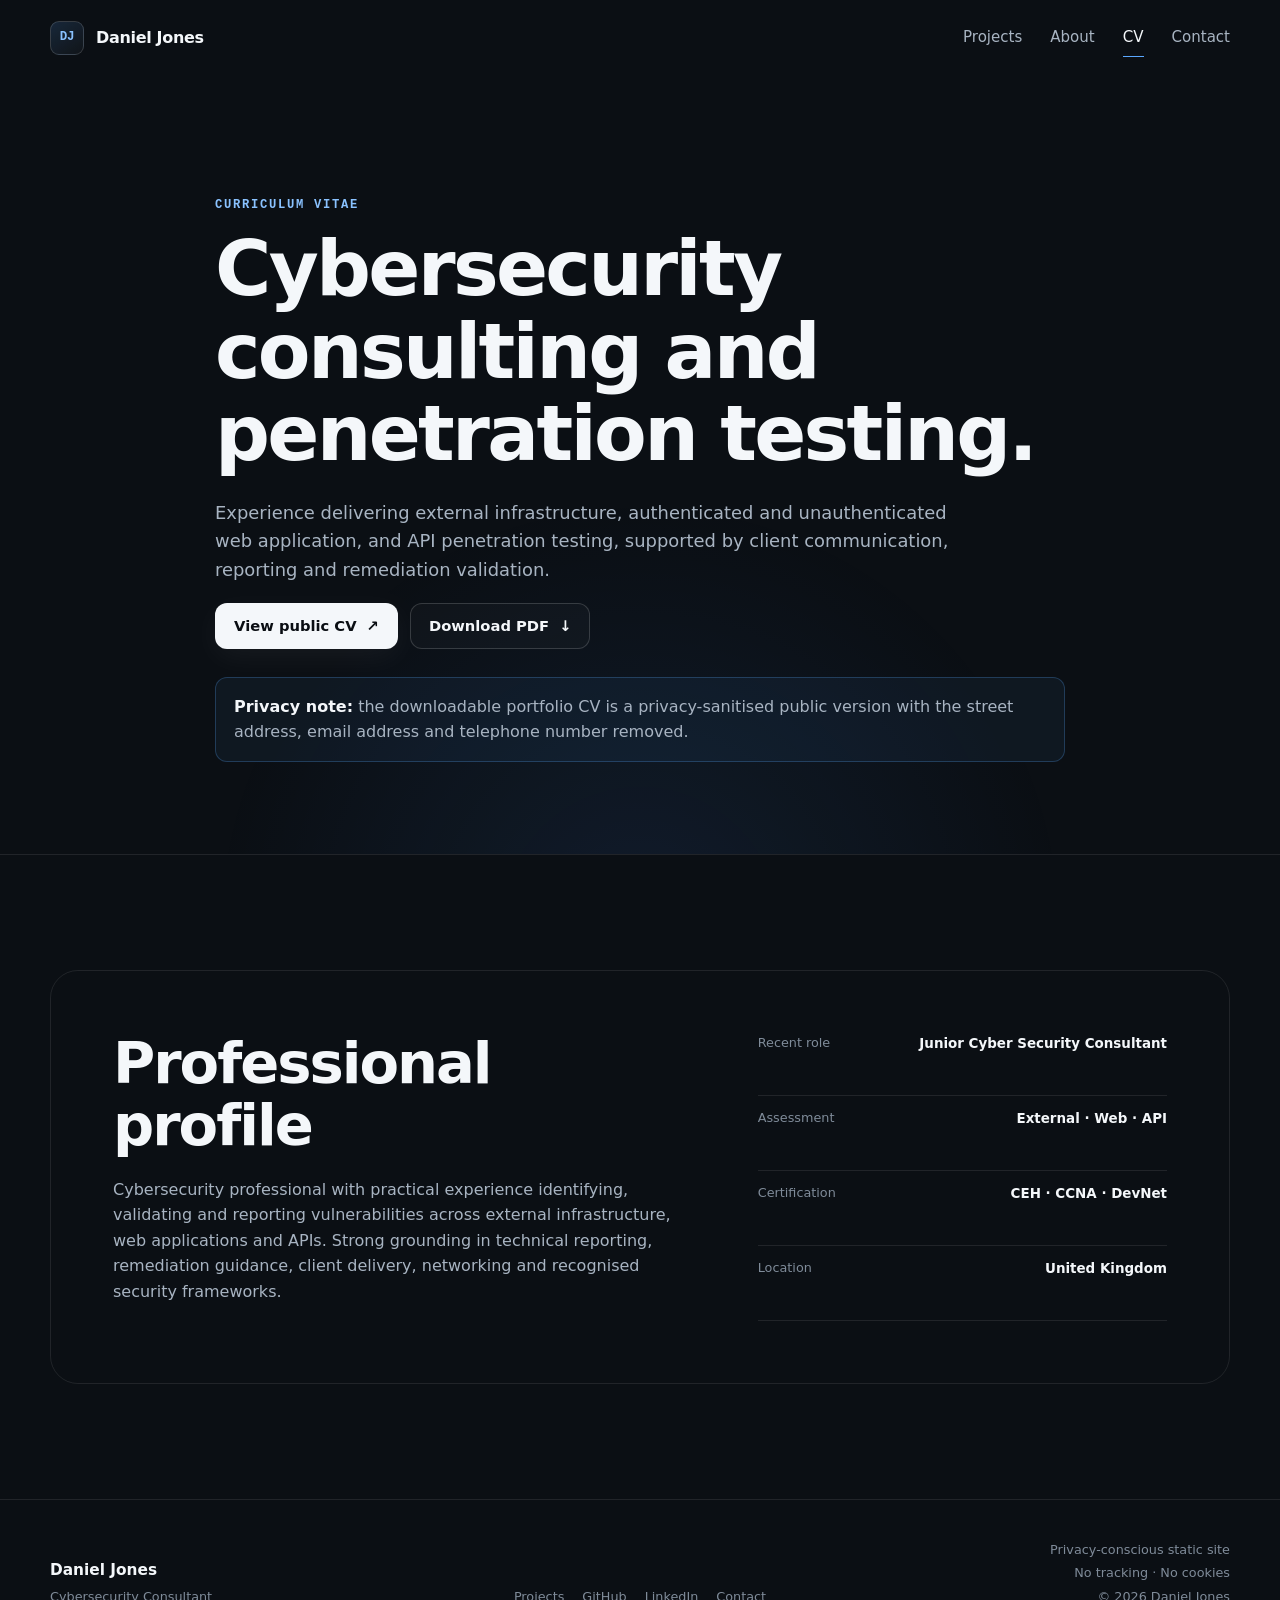
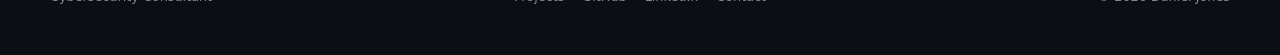
<file: cv.html>
<!DOCTYPE html>

<html lang="en-GB">
<head>
<meta charset="utf-8"/><meta content="width=device-width, initial-scale=1" name="viewport"/><meta content="Public privacy-sanitised CV and professional profile for Daniel Jones, cybersecurity consultant." name="description"/><meta content="dark" name="color-scheme"/><meta content="#0b0f14" name="theme-color"/>
<link href="https://cybersecurity-portfolio.noble2309.workers.dev/cv.html" rel="canonical"/>
<meta content="https://cybersecurity-portfolio.noble2309.workers.dev/cv.html" property="og:url"/><title>CV | Daniel Jones</title><link href="assets/css/base.css?v=7" rel="stylesheet"/><link href="assets/css/components.css?v=7" rel="stylesheet"/><link href="assets/css/pages.css?v=7" rel="stylesheet"/><script defer="" src="assets/js/main.js?v=7"></script>
<meta content="Daniel Jones" name="author"/><meta content="index,follow,max-image-preview:large" name="robots"/><meta content="no-referrer" name="referrer"/><meta content="en_GB" property="og:locale"/><meta content="website" property="og:type"/><meta content="Daniel Jones | Cybersecurity Portfolio" property="og:site_name"/><meta content="CV | Daniel Jones" property="og:title"/><meta content="Public privacy-sanitised CV and professional profile for Daniel Jones, cybersecurity consultant." property="og:description"/><meta content="summary" name="twitter:card"/><meta content="CV | Daniel Jones" name="twitter:title"/><meta content="Public privacy-sanitised CV and professional profile for Daniel Jones, cybersecurity consultant." name="twitter:description"/><link href="assets/images/favicon.svg" rel="icon" type="image/svg+xml"/><meta content="1.0-v7" name="portfolio-build"/></head>
<body>
<a class="skip-link" href="#main-content">Skip to main content</a>
<header class="site-header" data-header=""><div class="container nav-shell"><a aria-label="Daniel Jones home" class="brand" href="index.html"><span aria-hidden="true" class="brand-mark">DJ</span><span class="brand-name">Daniel Jones</span></a><button aria-controls="primary-navigation" aria-expanded="false" class="nav-toggle" data-nav-toggle="" type="button"><span class="sr-only">Open navigation</span><span aria-hidden="true"></span><span aria-hidden="true"></span></button><nav aria-label="Primary navigation" class="primary-nav" data-nav="" id="primary-navigation"><a href="projects.html">Projects</a><a href="about.html">About</a><a aria-current="page" href="cv.html">CV</a><a href="contact.html">Contact</a></nav></div></header>
<main id="main-content">
<section class="page-hero section-grid"><div class="container narrow" data-reveal=""><p class="eyebrow">Curriculum vitae</p><h1>Cybersecurity consulting and penetration testing.</h1><p>Experience delivering external infrastructure, authenticated and unauthenticated web application, and API penetration testing, supported by client communication, reporting and remediation validation.</p><div class="button-row"><a class="button button-primary" href="assets/documents/daniel-jones-cv-public.pdf" rel="noopener noreferrer" target="_blank">View public CV <span aria-hidden="true">↗</span></a><a class="button button-secondary" download="" href="assets/documents/daniel-jones-cv-public.pdf">Download PDF <span aria-hidden="true">↓</span></a></div><div class="notice"><strong>Privacy note:</strong> the downloadable portfolio CV is a privacy-sanitised public version with the street address, email address and telephone number removed.</div></div></section>
<section class="section"><div class="container cv-shell" data-reveal=""><div class="cv-summary"><h2>Professional profile</h2><p>Cybersecurity professional with practical experience identifying, validating and reporting vulnerabilities across external infrastructure, web applications and APIs. Strong grounding in technical reporting, remediation guidance, client delivery, networking and recognised security frameworks.</p></div><div class="cv-meta"><div><span>Recent role</span><strong>Junior Cyber Security Consultant</strong></div><div><span>Assessment</span><strong>External · Web · API</strong></div><div><span>Certification</span><strong>CEH · CCNA · DevNet</strong></div><div><span>Location</span><strong>United Kingdom</strong></div></div></div></section>
</main>
<footer class="site-footer"><div class="container footer-grid"><div><strong>Daniel Jones</strong><span>Cybersecurity Consultant</span></div><div class="footer-links"><a href="projects.html">Projects</a><a href="https://github.com/Noble2309" rel="noopener noreferrer" target="_blank">GitHub</a><a href="https://www.linkedin.com/in/daniel-jones-705425228/" rel="noopener noreferrer" target="_blank">LinkedIn</a><a href="contact.html">Contact</a></div><div class="footer-meta"><span>Privacy-conscious static site</span><span>No tracking · No cookies</span><a href="copyright.html">© 2026 Daniel Jones</a></div></div></footer>
</body></html>
</file>
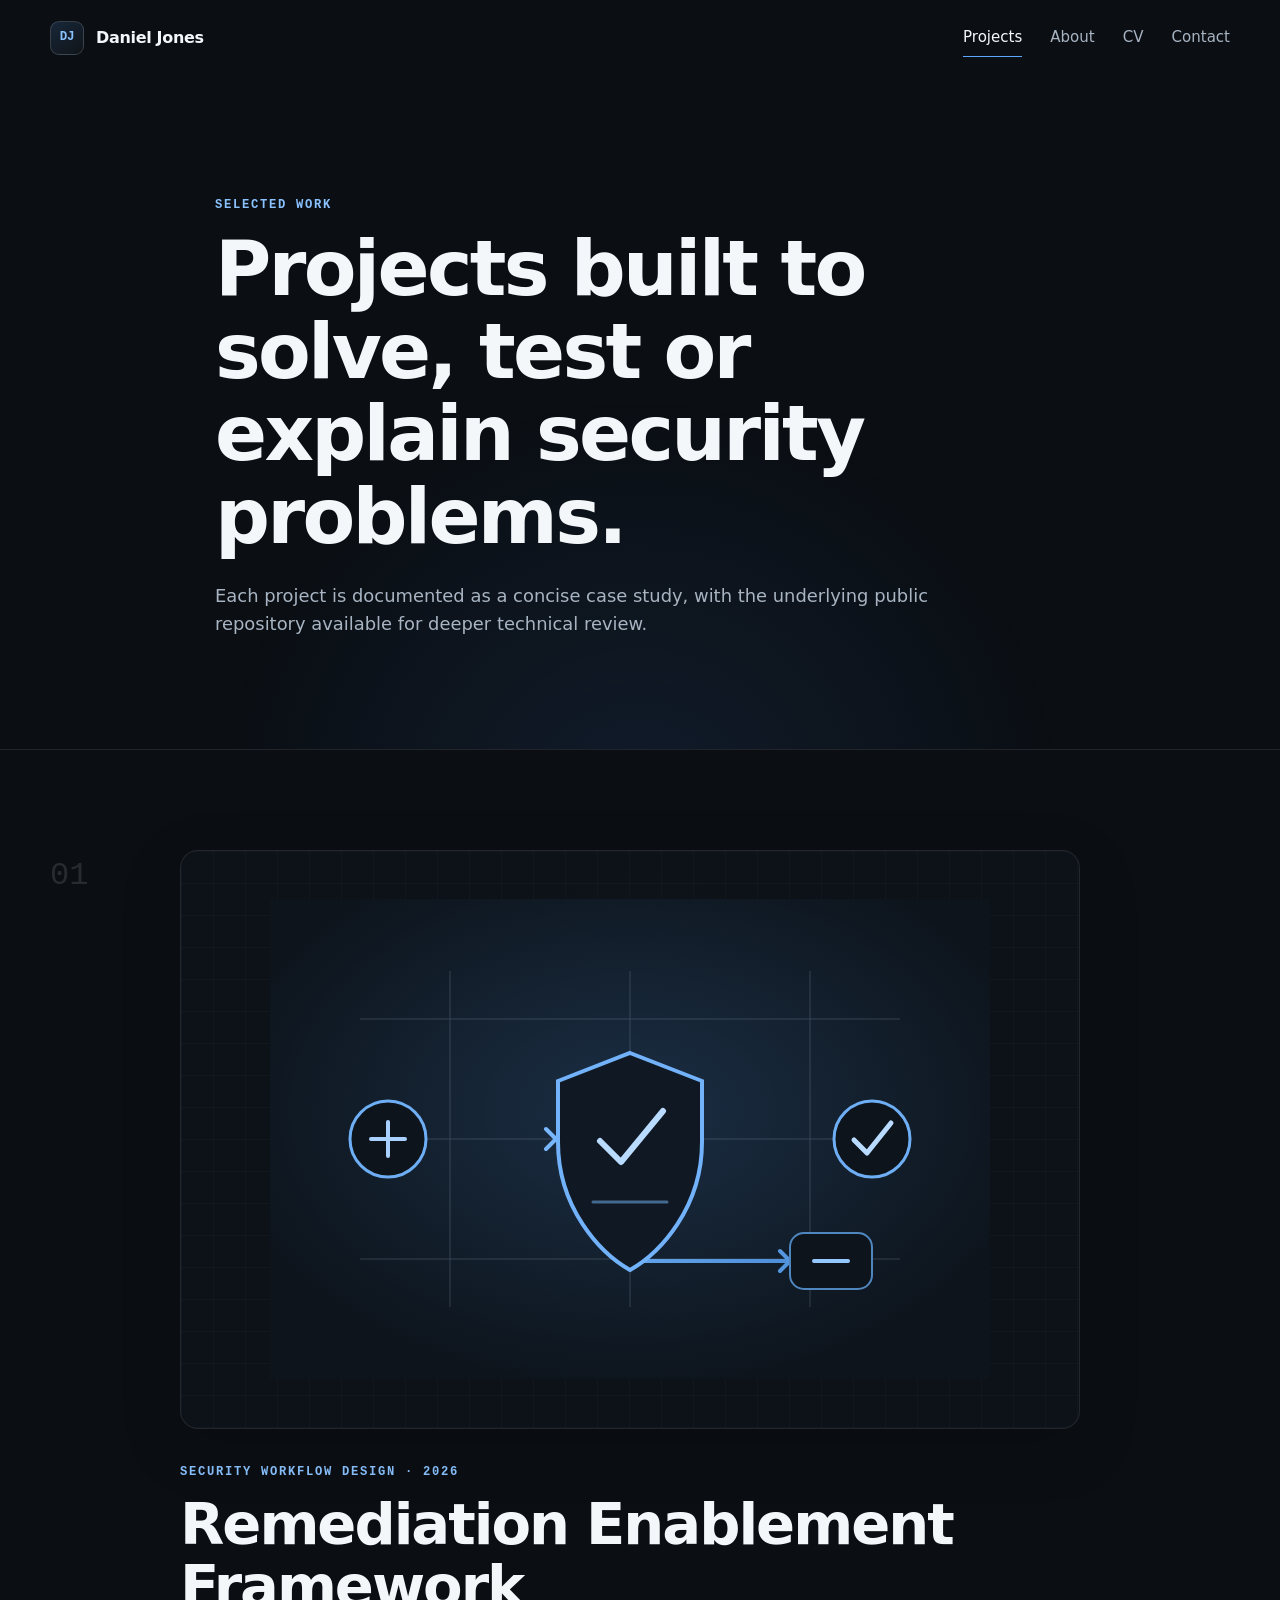
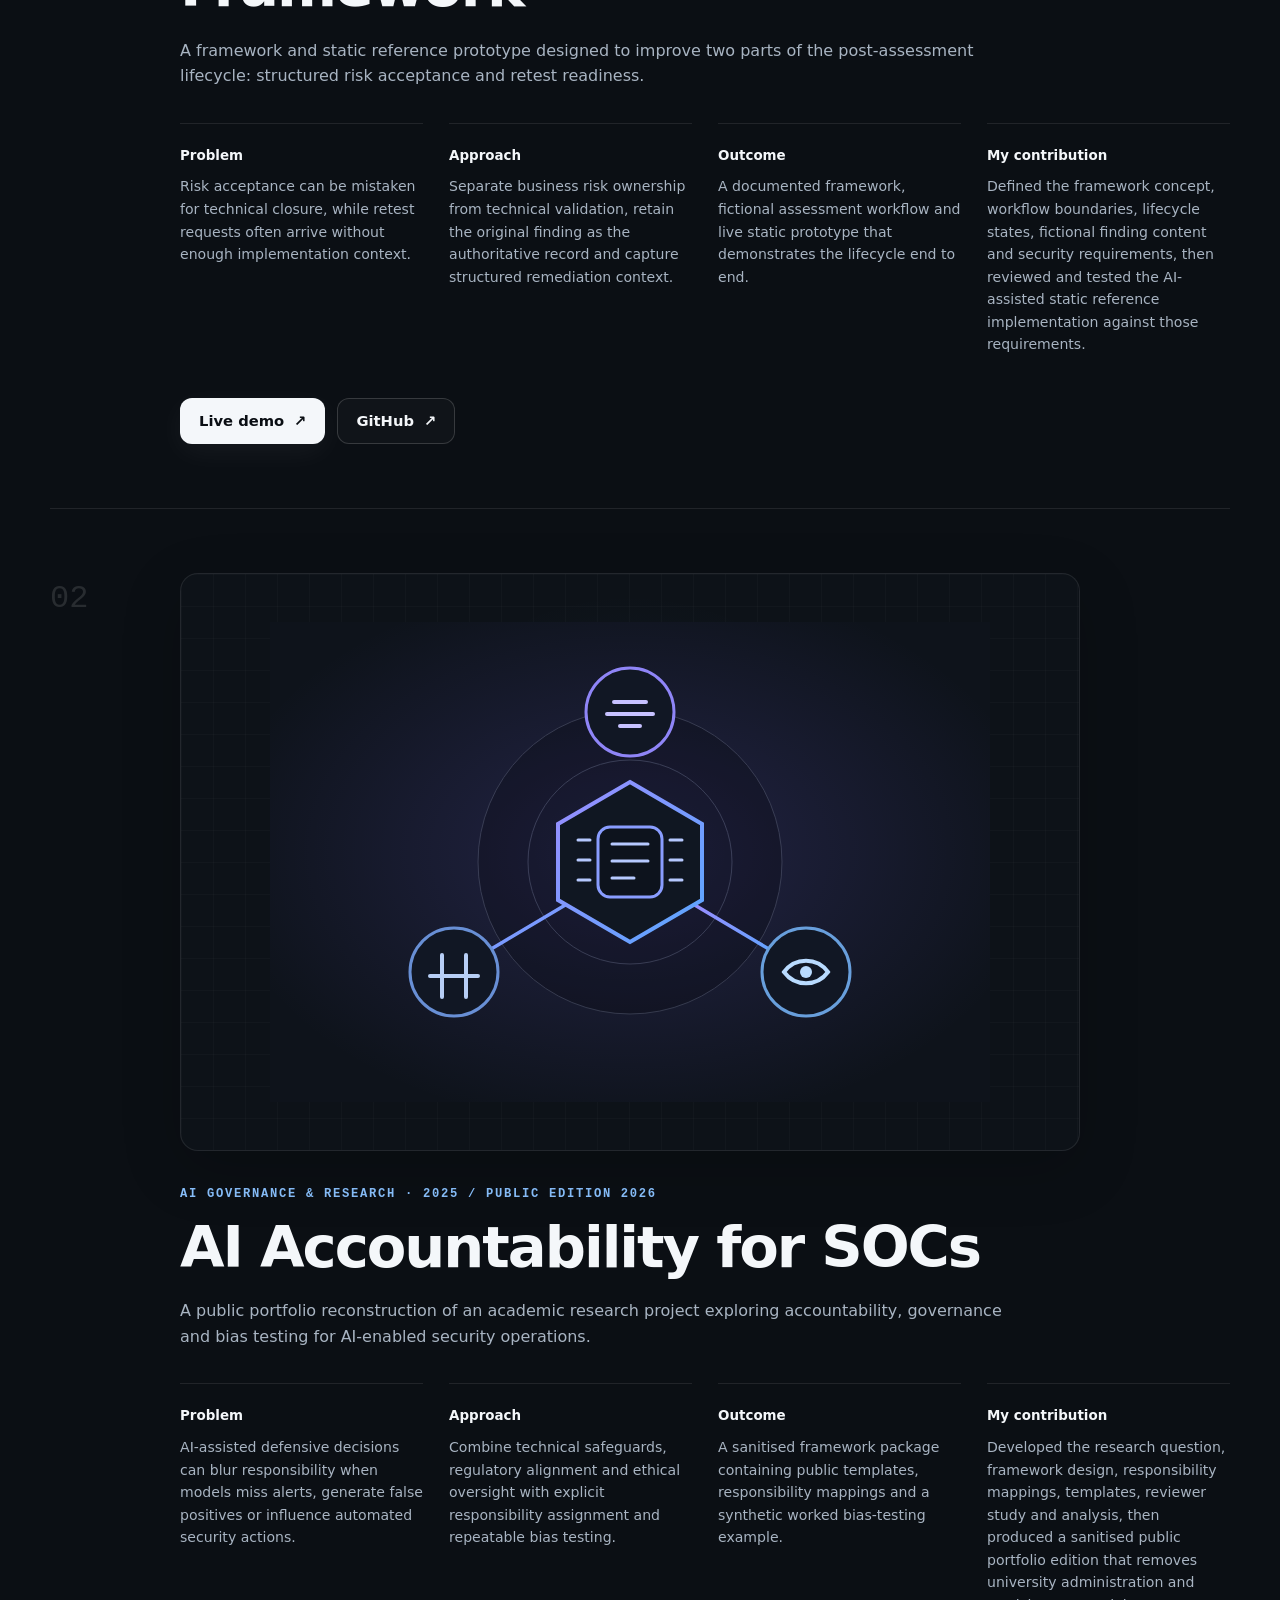
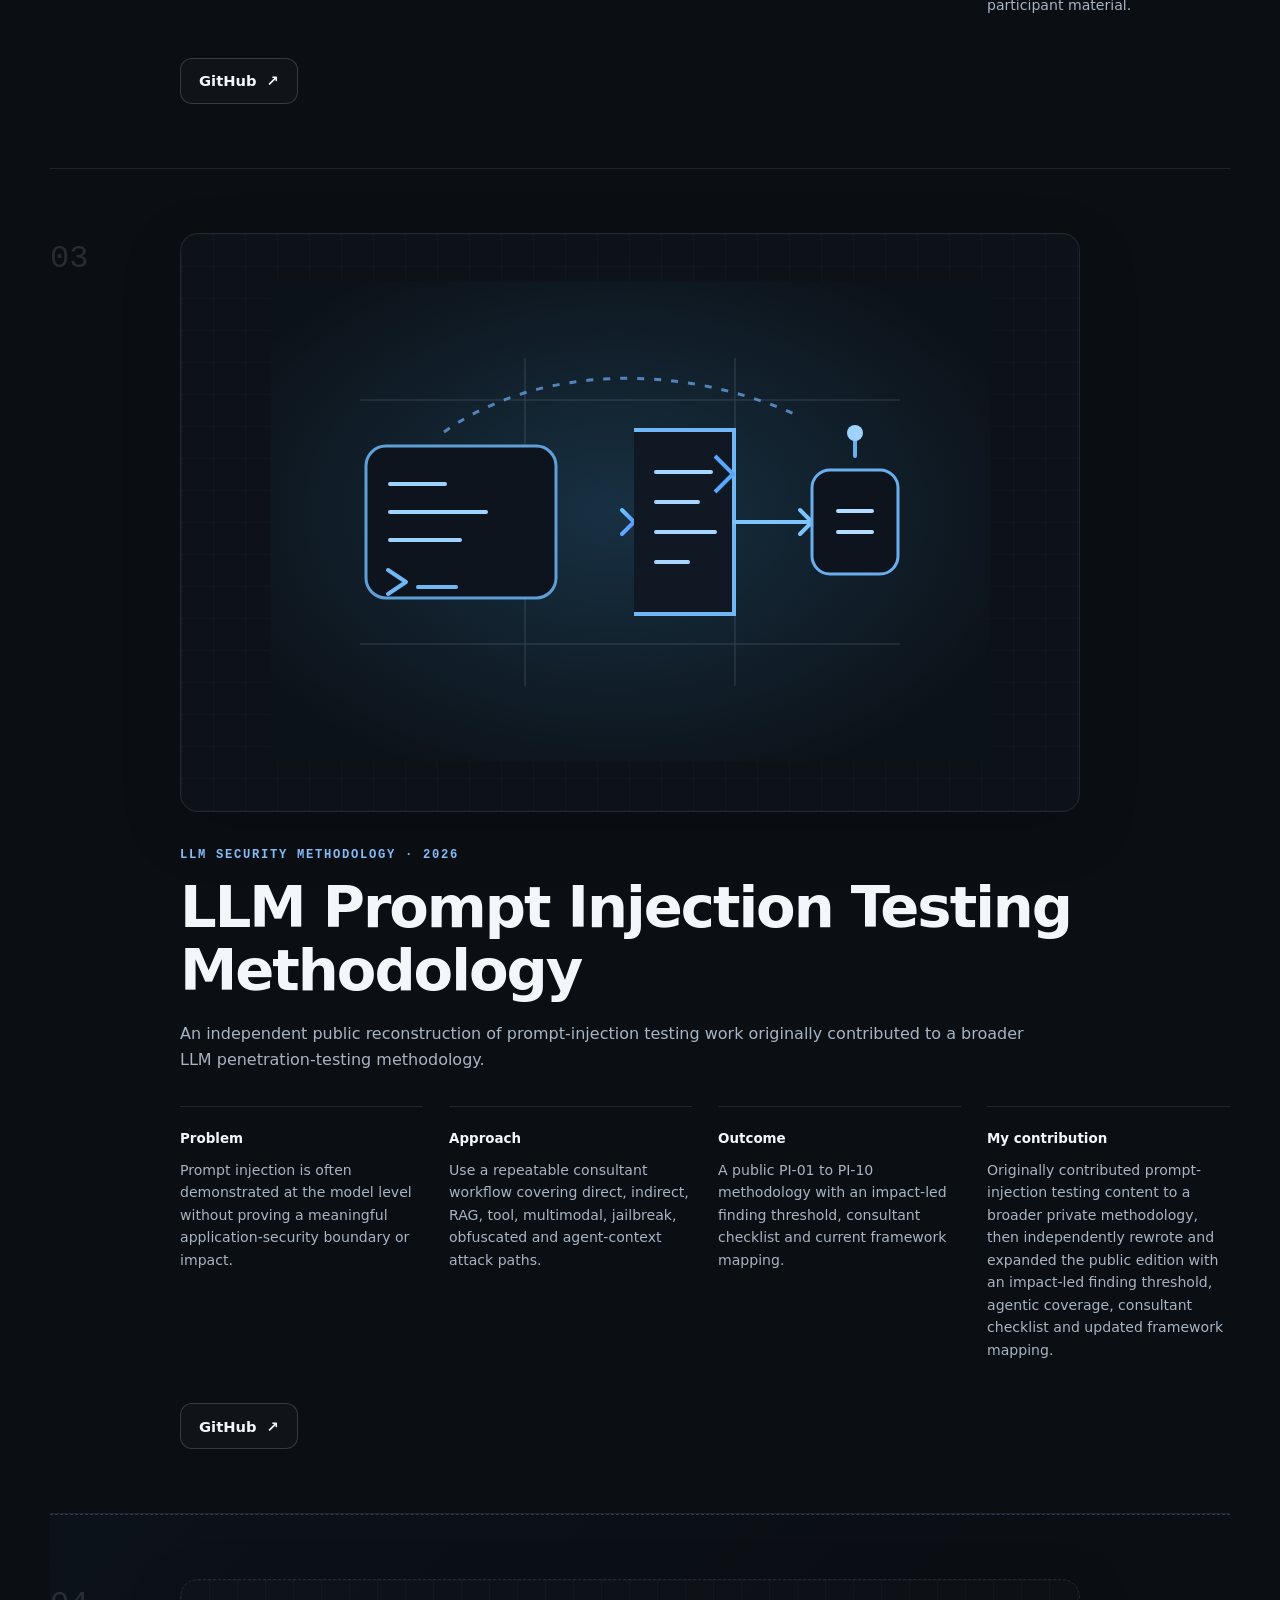
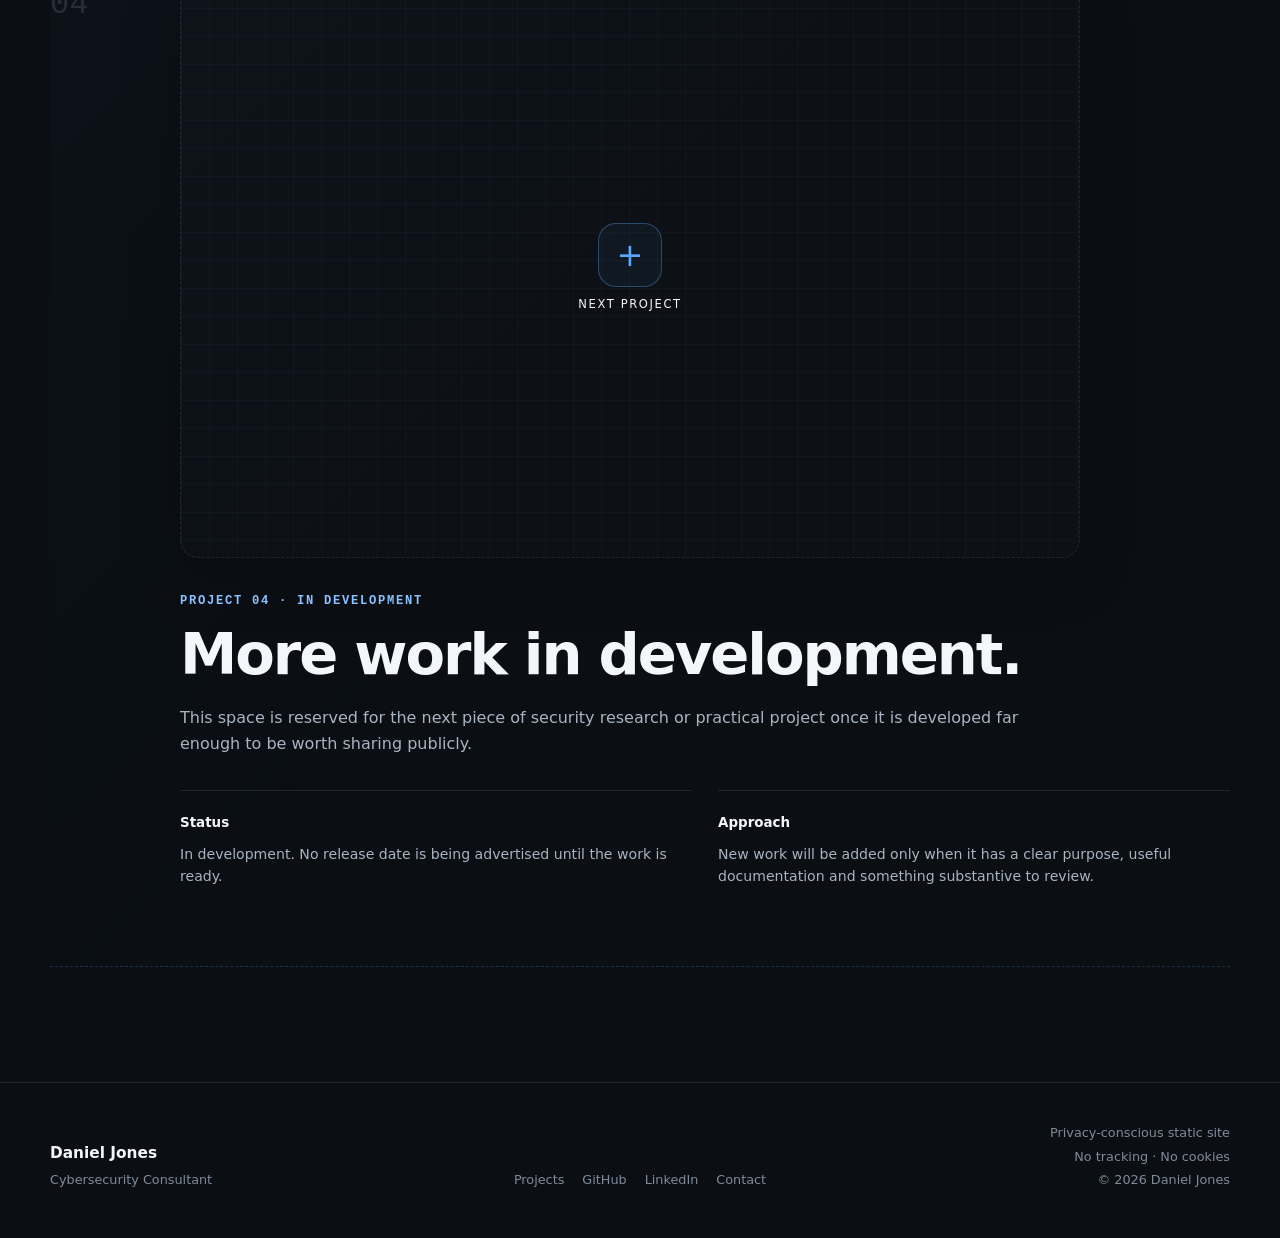
<file: projects.html>
<!DOCTYPE html>

<html lang="en-GB">
<head>
<meta charset="utf-8"/>
<meta content="width=device-width, initial-scale=1" name="viewport"/>
<meta content="Selected cybersecurity projects by Daniel Jones covering remediation workflow design, AI accountability and LLM prompt-injection testing." name="description"/>
<meta content="dark" name="color-scheme"/>
<meta content="#0b0f14" name="theme-color"/>
<link href="https://cybersecurity-portfolio.noble2309.workers.dev/projects.html" rel="canonical"/>
<meta content="https://cybersecurity-portfolio.noble2309.workers.dev/projects.html" property="og:url"/>
<title>Projects | Daniel Jones</title>
<link href="assets/css/base.css?v=7" rel="stylesheet"/>
<link href="assets/css/components.css?v=7" rel="stylesheet"/>
<link href="assets/css/pages.css?v=7" rel="stylesheet"/>
<script defer="" src="assets/js/main.js?v=7"></script>
<meta content="Daniel Jones" name="author"/><meta content="index,follow,max-image-preview:large" name="robots"/><meta content="no-referrer" name="referrer"/><meta content="en_GB" property="og:locale"/><meta content="website" property="og:type"/><meta content="Daniel Jones | Cybersecurity Portfolio" property="og:site_name"/><meta content="Projects | Daniel Jones" property="og:title"/><meta content="Selected cybersecurity projects by Daniel Jones covering remediation workflow design, AI accountability and LLM prompt-injection testing." property="og:description"/><meta content="summary" name="twitter:card"/><meta content="Projects | Daniel Jones" name="twitter:title"/><meta content="Selected cybersecurity projects by Daniel Jones covering remediation workflow design, AI accountability and LLM prompt-injection testing." name="twitter:description"/><link href="assets/images/favicon.svg" rel="icon" type="image/svg+xml"/><meta content="1.0-v7" name="portfolio-build"/></head>
<body>
<a class="skip-link" href="#main-content">Skip to main content</a>
<header class="site-header" data-header="">
<div class="container nav-shell">
<a aria-label="Daniel Jones home" class="brand" href="index.html"><span aria-hidden="true" class="brand-mark">DJ</span><span class="brand-name">Daniel Jones</span></a>
<button aria-controls="primary-navigation" aria-expanded="false" class="nav-toggle" data-nav-toggle="" type="button"><span class="sr-only">Open navigation</span><span aria-hidden="true"></span><span aria-hidden="true"></span></button>
<nav aria-label="Primary navigation" class="primary-nav" data-nav="" id="primary-navigation"><a aria-current="page" href="projects.html">Projects</a><a href="about.html">About</a><a href="cv.html">CV</a><a href="contact.html">Contact</a></nav>
</div>
</header>
<main id="main-content">
<section class="page-hero section-grid">
<div class="container narrow" data-reveal="">
<p class="eyebrow">Selected work</p>
<h1>Projects built to solve, test or explain security problems.</h1>
<p>Each project is documented as a concise case study, with the underlying public repository available for deeper technical review.</p>
</div>
</section>
<section class="section project-case-list">
<div class="container">
<article class="case-row" data-reveal="" id="remediation-enablement">
<div class="case-number">01</div>
<div class="case-main">
<div aria-hidden="true" class="case-visual case-emblem-visual"><img alt="" height="480" src="assets/images/project-emblem-remediation.svg" width="720"/></div><p class="project-index">Security workflow design · 2026</p>
<h2>Remediation Enablement Framework</h2>
<p>A framework and static reference prototype designed to improve two parts of the post-assessment lifecycle: structured risk acceptance and retest readiness.</p>
<div class="case-columns">
<div><strong>Problem</strong><p>Risk acceptance can be mistaken for technical closure, while retest requests often arrive without enough implementation context.</p></div>
<div><strong>Approach</strong><p>Separate business risk ownership from technical validation, retain the original finding as the authoritative record and capture structured remediation context.</p></div>
<div><strong>Outcome</strong><p>A documented framework, fictional assessment workflow and live static prototype that demonstrates the lifecycle end to end.</p></div>
<div><strong>My contribution</strong><p>Defined the framework concept, workflow boundaries, lifecycle states, fictional finding content and security requirements, then reviewed and tested the AI-assisted static reference implementation against those requirements.</p></div></div>
<div class="button-row compact"><a class="button button-primary" href="https://remediation-enablement-framework.noble2309.workers.dev/" rel="noopener noreferrer" target="_blank">Live demo <span aria-hidden="true">↗</span></a><a class="button button-secondary" href="https://github.com/Noble2309/Remediation-Enablement-Framework" rel="noopener noreferrer" target="_blank">GitHub <span aria-hidden="true">↗</span></a></div>
</div>
</article>
<article class="case-row" data-reveal="" id="ai-accountability">
<div class="case-number">02</div>
<div class="case-main">
<div aria-hidden="true" class="case-visual case-emblem-visual"><img alt="" height="480" src="assets/images/project-emblem-ai-accountability.svg" width="720"/></div><p class="project-index">AI governance &amp; research · 2025 / public edition 2026</p>
<h2>AI Accountability for SOCs</h2>
<p>A public portfolio reconstruction of an academic research project exploring accountability, governance and bias testing for AI-enabled security operations.</p>
<div class="case-columns">
<div><strong>Problem</strong><p>AI-assisted defensive decisions can blur responsibility when models miss alerts, generate false positives or influence automated security actions.</p></div>
<div><strong>Approach</strong><p>Combine technical safeguards, regulatory alignment and ethical oversight with explicit responsibility assignment and repeatable bias testing.</p></div>
<div><strong>Outcome</strong><p>A sanitised framework package containing public templates, responsibility mappings and a synthetic worked bias-testing example.</p></div>
<div><strong>My contribution</strong><p>Developed the research question, framework design, responsibility mappings, templates, reviewer study and analysis, then produced a sanitised public portfolio edition that removes university administration and participant material.</p></div></div>
<div class="button-row compact"><a class="button button-secondary" href="https://github.com/Noble2309/AI-Accountability-for-SOCs" rel="noopener noreferrer" target="_blank">GitHub <span aria-hidden="true">↗</span></a></div>
</div>
</article>
<article class="case-row" data-reveal="" id="llm-prompt-injection">
<div class="case-number">03</div>
<div class="case-main">
<div aria-hidden="true" class="case-visual case-emblem-visual"><img alt="" height="480" src="assets/images/project-emblem-llm-methodology.svg" width="720"/></div><p class="project-index">LLM security methodology · 2026</p>
<h2>LLM Prompt Injection Testing Methodology</h2>
<p>An independent public reconstruction of prompt-injection testing work originally contributed to a broader LLM penetration-testing methodology.</p>
<div class="case-columns">
<div><strong>Problem</strong><p>Prompt injection is often demonstrated at the model level without proving a meaningful application-security boundary or impact.</p></div>
<div><strong>Approach</strong><p>Use a repeatable consultant workflow covering direct, indirect, RAG, tool, multimodal, jailbreak, obfuscated and agent-context attack paths.</p></div>
<div><strong>Outcome</strong><p>A public PI-01 to PI-10 methodology with an impact-led finding threshold, consultant checklist and current framework mapping.</p></div>
<div><strong>My contribution</strong><p>Originally contributed prompt-injection testing content to a broader private methodology, then independently rewrote and expanded the public edition with an impact-led finding threshold, agentic coverage, consultant checklist and updated framework mapping.</p></div></div>
<div class="button-row compact"><a class="button button-secondary" href="https://github.com/Noble2309/LLM-Prompt-Injection-Testing-Methodology" rel="noopener noreferrer" target="_blank">GitHub <span aria-hidden="true">↗</span></a></div>
</div>
</article>
<article class="case-row case-row-upcoming" data-reveal="" id="project-04"><div class="case-number">04</div><div class="case-main"><div aria-hidden="true" class="case-visual upcoming-visual"><div class="upcoming-visual-mark"><span>+</span><small>Next project</small></div></div><p class="project-index">Project 04 · In development</p><h2>More work in development.</h2><p>This space is reserved for the next piece of security research or practical project once it is developed far enough to be worth sharing publicly.</p><div class="case-columns upcoming-columns"><div><strong>Status</strong><p>In development. No release date is being advertised until the work is ready.</p></div><div><strong>Approach</strong><p>New work will be added only when it has a clear purpose, useful documentation and something substantive to review.</p></div></div></div></article>
</div>
</section>
</main>
<footer class="site-footer"><div class="container footer-grid"><div><strong>Daniel Jones</strong><span>Cybersecurity Consultant</span></div><div class="footer-links"><a href="projects.html">Projects</a><a href="https://github.com/Noble2309" rel="noopener noreferrer" target="_blank">GitHub</a><a href="https://www.linkedin.com/in/daniel-jones-705425228/" rel="noopener noreferrer" target="_blank">LinkedIn</a><a href="contact.html">Contact</a></div><div class="footer-meta"><span>Privacy-conscious static site</span><span>No tracking · No cookies</span><a href="copyright.html">© 2026 Daniel Jones</a></div></div></footer>
</body>
</html>
</file>
<file: assets/css/base.css>
:root {
  --bg: #0b0f14;
  --bg-soft: #0f151d;
  --surface: #111821;
  --surface-2: #151e29;
  --text: #f4f7fa;
  --text-soft: #a8b4c2;
  --text-dim: #7f8b99;
  --accent: #5aa7ff;
  --accent-strong: #8ac2ff;
  --border: rgba(255,255,255,.09);
  --border-strong: rgba(255,255,255,.16);
  --shadow: 0 20px 70px rgba(0,0,0,.30);
  --radius-sm: 10px;
  --radius-md: 18px;
  --radius-lg: 28px;
  --container: 1180px;
  --header-h: 76px;
  --transition: 220ms cubic-bezier(.2,.8,.2,1);
}

* { box-sizing: border-box; }
html { scroll-behavior: smooth; }
body { margin: 0; background: var(--bg); color: var(--text); font-family: Inter, ui-sans-serif, system-ui, -apple-system, BlinkMacSystemFont, "Segoe UI", sans-serif; line-height: 1.6; text-rendering: optimizeLegibility; }
body::before { content: ""; position: fixed; inset: 0; pointer-events: none; opacity: .17; background-image: linear-gradient(rgba(255,255,255,.018) 1px, transparent 1px), linear-gradient(90deg, rgba(255,255,255,.018) 1px, transparent 1px); background-size: 48px 48px; mask-image: linear-gradient(to bottom, black, transparent 75%); z-index: -2; }
a { color: inherit; text-decoration: none; }
img { max-width: 100%; display: block; }
button, input, textarea, select { font: inherit; }
h1,h2,h3,p { margin-top: 0; }
h1,h2,h3 { letter-spacing: -.035em; line-height: 1.08; }
h1 { font-size: clamp(3rem, 7vw, 6.25rem); margin-bottom: 1.4rem; }
h2 { font-size: clamp(2.15rem, 4.5vw, 4rem); margin-bottom: 1.2rem; }
h3 { font-size: clamp(1.45rem, 2.2vw, 2.15rem); margin-bottom: .8rem; }
p { color: var(--text-soft); }
:focus-visible { outline: 2px solid var(--accent); outline-offset: 4px; border-radius: 4px; }
::selection { background: rgba(90,167,255,.28); color: var(--text); }
.container { width: min(calc(100% - 40px), var(--container)); margin-inline: auto; }
.container.narrow { max-width: 850px; margin-inline: auto; }
.section { padding: clamp(76px, 9vw, 132px) 0; }
.section-muted { background: linear-gradient(180deg, rgba(255,255,255,.018), rgba(255,255,255,.008)); border-block: 1px solid var(--border); }
.section-grid { position: relative; overflow: clip; }
.section-grid::after { content: ""; position: absolute; inset: auto auto 0 50%; width: 900px; height: 900px; transform: translate(-50%, 58%); background: radial-gradient(circle, rgba(68,145,255,.10), transparent 67%); pointer-events: none; z-index: -1; }
.eyebrow, .project-index { font-family: ui-monospace, SFMono-Regular, Menlo, Consolas, monospace; text-transform: uppercase; letter-spacing: .14em; font-size: .76rem; color: var(--accent-strong); font-weight: 700; }
.sr-only { position: absolute; width: 1px; height: 1px; padding: 0; margin: -1px; overflow: hidden; clip: rect(0,0,0,0); white-space: nowrap; border: 0; }
.skip-link { position: fixed; top: 10px; left: 10px; z-index: 999; background: var(--text); color: var(--bg); padding: 10px 14px; border-radius: 8px; transform: translateY(-150%); transition: transform var(--transition); }
.skip-link:focus { transform: translateY(0); }
/* Content is visible by default. Motion is enabled only after JavaScript initialises. */
[data-reveal] { opacity: 1; transform: none; }
.js [data-reveal] { opacity: 0; transform: translateY(18px); transition: opacity 520ms ease, transform 520ms cubic-bezier(.2,.8,.2,1); }
.js [data-reveal][data-delay="1"] { transition-delay: 100ms; }
.js [data-reveal].is-visible { opacity: 1; transform: translateY(0); }
@media (prefers-reduced-motion: reduce) {
  *,*::before,*::after { scroll-behavior: auto !important; transition-duration: .01ms !important; animation-duration: .01ms !important; animation-iteration-count: 1 !important; }
  [data-reveal] { opacity: 1; transform: none; }
}
@media (max-width: 740px) { .container { width: min(calc(100% - 28px), var(--container)); } .section { padding: 72px 0; } }
</file>
<file: assets/css/components.css>
.site-header { position: sticky; top: 0; z-index: 50; height: var(--header-h); border-bottom: 1px solid transparent; transition: background var(--transition), border-color var(--transition), backdrop-filter var(--transition); }
.site-header.is-scrolled { background: rgba(11,15,20,.78); border-color: var(--border); backdrop-filter: blur(18px); }
.nav-shell { height: 100%; display: flex; align-items: center; justify-content: space-between; }
.brand { display: inline-flex; align-items: center; gap: 12px; font-weight: 700; letter-spacing: -.02em; }
.brand-mark { width: 34px; height: 34px; display: grid; place-items: center; border: 1px solid var(--border-strong); background: linear-gradient(145deg, rgba(90,167,255,.16), rgba(255,255,255,.025)); border-radius: 9px; font-family: ui-monospace, SFMono-Regular, Menlo, monospace; font-size: .78rem; color: var(--accent-strong); }
.primary-nav { display: flex; align-items: center; gap: 28px; }
.primary-nav a { color: var(--text-soft); font-size: .94rem; position: relative; transition: color var(--transition); }
.primary-nav a::after { content: ""; position: absolute; left: 0; right: 100%; bottom: -7px; height: 1px; background: var(--accent); transition: right var(--transition); }
.primary-nav a:hover, .primary-nav a[aria-current="page"] { color: var(--text); }
.primary-nav a:hover::after, .primary-nav a[aria-current="page"]::after { right: 0; }
.nav-toggle { display: none; width: 44px; height: 44px; border: 1px solid var(--border); background: var(--surface); color: var(--text); border-radius: 10px; cursor: pointer; }
.nav-toggle span:not(.sr-only) { display: block; width: 18px; height: 1px; background: currentColor; margin: 5px auto; }
.button-row { display: flex; flex-wrap: wrap; gap: 12px; align-items: center; }
.button-row.compact { margin-top: 28px; }
.button { min-height: 46px; display: inline-flex; align-items: center; justify-content: center; gap: 10px; padding: 0 18px; border-radius: 12px; border: 1px solid transparent; font-weight: 700; font-size: .92rem; transition: transform var(--transition), border-color var(--transition), background var(--transition), box-shadow var(--transition); }
.button span { transition: transform var(--transition); }
.button:hover { transform: translateY(-2px); }
.button:hover span { transform: translateX(3px); }
.button-primary { background: var(--text); color: #0a0e13; box-shadow: 0 8px 30px rgba(255,255,255,.05); }
.button-primary:hover { box-shadow: 0 12px 38px rgba(90,167,255,.12); }
.button-secondary { border-color: var(--border-strong); background: rgba(255,255,255,.025); }
.button-secondary:hover, .button-ghost:hover { border-color: rgba(90,167,255,.45); background: rgba(90,167,255,.055); }
.button-ghost { border-color: var(--border); background: transparent; color: var(--text-soft); }
.text-link { display: inline-flex; align-items: center; gap: 9px; font-weight: 700; color: var(--text); }
.text-link span { color: var(--accent); transition: transform var(--transition); }
.text-link:hover span { transform: translateX(4px); }
.tag-row { display: flex; flex-wrap: wrap; gap: 8px; margin-top: 24px; }
.tag-row span { font-family: ui-monospace, SFMono-Regular, Menlo, monospace; color: var(--text-soft); font-size: .72rem; border: 1px solid var(--border); padding: 7px 9px; border-radius: 999px; background: rgba(255,255,255,.018); }
.section-heading { display: flex; align-items: end; justify-content: space-between; gap: 40px; margin-bottom: 42px; }
.section-heading h2 { max-width: 760px; margin-bottom: 0; }
.site-footer { border-top: 1px solid var(--border); padding: 40px 0 48px; }
.footer-grid { display: grid; grid-template-columns: 1fr auto 1fr; gap: 40px; align-items: end; }
.footer-grid > div:first-child { display: flex; flex-direction: column; gap: 4px; }
.footer-grid strong { font-size: .96rem; }
.footer-grid span, .footer-grid a { color: var(--text-dim); font-size: .8rem; }
.footer-links { display: flex; flex-wrap: wrap; gap: 18px; align-items: center; }
.footer-links a:hover, .footer-meta a:hover { color: var(--text); }
.footer-meta { display: flex; flex-direction: column; align-items: end; gap: 3px; text-align: right; }
.notice { border: 1px solid rgba(90,167,255,.25); background: rgba(90,167,255,.06); padding: 16px 18px; border-radius: 12px; color: var(--text-soft); margin-top: 28px; }
.notice strong { color: var(--text); }
@media (max-width: 780px) {
  .brand-name { display: none; }
  .primary-nav { gap: 14px; flex-wrap: wrap; justify-content: flex-end; }
  .js .nav-toggle { display: block; }
  .js .primary-nav { position: absolute; top: calc(100% + 8px); left: 14px; right: 14px; padding: 12px; background: rgba(17,24,33,.97); border: 1px solid var(--border); border-radius: 16px; box-shadow: var(--shadow); flex-direction: column; align-items: stretch; gap: 2px; opacity: 0; transform: translateY(-8px); pointer-events: none; transition: opacity var(--transition), transform var(--transition); }
  .js .primary-nav.is-open { opacity: 1; transform: translateY(0); pointer-events: auto; }
  .js .primary-nav a { padding: 12px 10px; }
  .primary-nav a::after { display: none; }
  .section-heading { align-items: start; flex-direction: column; gap: 18px; }
  .footer-grid { grid-template-columns: 1fr; align-items: start; }
  .footer-meta { align-items: start; text-align: left; }
}
</file>
<file: assets/css/pages.css>
.hero { min-height: calc(100svh - var(--header-h)); display: grid; align-items: center; padding: clamp(56px, 7vw, 100px) 0 100px; }
.hero-grid { display: grid; grid-template-columns: minmax(0, 1.15fr) minmax(320px, .85fr); gap: clamp(40px, 7vw, 110px); align-items: center; }
.hero h1 span { color: var(--accent-strong); }
.hero-intro { max-width: 690px; font-size: clamp(1.08rem, 1.7vw, 1.28rem); margin-bottom: 32px; }
.hero-meta { margin-top: 34px; display: flex; flex-wrap: wrap; gap: 10px 22px; color: var(--text-dim); font-family: ui-monospace, SFMono-Regular, Menlo, monospace; text-transform: uppercase; font-size: .68rem; letter-spacing: .08em; }
.hero-meta span { position: relative; }
.hero-meta span:not(:last-child)::after { content: "·"; position: absolute; right: -14px; color: var(--border-strong); }
.portrait-panel { min-height: 520px; position: relative; display: grid; place-items: center; }
.portrait-glow { position: absolute; width: 360px; height: 360px; border-radius: 50%; background: radial-gradient(circle, rgba(90,167,255,.22), rgba(90,167,255,.04) 52%, transparent 70%); filter: blur(6px); }
.portrait-frame { width: min(100%, 390px); aspect-ratio: .82; border-radius: 28px; border: 1px solid var(--border-strong); background: linear-gradient(145deg, #172130, #0d131b 65%); box-shadow: var(--shadow); position: relative; overflow: hidden; display: flex; flex-direction: column; justify-content: space-between; padding: 24px; }
.portrait-frame::before { content: ""; position: absolute; inset: 0; background: linear-gradient(135deg, transparent 0 42%, rgba(90,167,255,.075) 42% 42.3%, transparent 42.3% 62%, rgba(255,255,255,.03) 62% 62.2%, transparent 62.2%); }
.portrait-monogram { margin: auto; font-family: ui-monospace, SFMono-Regular, Menlo, monospace; font-size: clamp(5rem, 9vw, 8rem); letter-spacing: -.08em; color: rgba(255,255,255,.08); font-weight: 700; }
.portrait-caption { display: flex; justify-content: space-between; gap: 16px; align-items: end; font-size: .8rem; position: relative; z-index: 2; }
.portrait-caption span:last-child { color: var(--text-dim); text-align: right; }
.featured-project { display: grid; grid-template-columns: 1.08fr .92fr; min-height: 520px; border: 1px solid var(--border); border-radius: var(--radius-lg); overflow: hidden; background: linear-gradient(145deg, rgba(255,255,255,.026), rgba(255,255,255,.012)); transition: transform var(--transition), border-color var(--transition), box-shadow var(--transition); }
.featured-project:hover { transform: translateY(-3px); border-color: rgba(90,167,255,.24); box-shadow: 0 26px 90px rgba(0,0,0,.25); }
.featured-project-copy { padding: clamp(34px, 5vw, 64px); display: flex; flex-direction: column; justify-content: center; }
.featured-project-copy > p { max-width: 560px; }
.project-visual { position: relative; overflow: hidden; display: grid; place-items: center; background: var(--bg-soft); min-height: 300px; }
.project-visual::before { content: ""; position: absolute; inset: 0; background-image: linear-gradient(rgba(255,255,255,.022) 1px, transparent 1px), linear-gradient(90deg, rgba(255,255,255,.022) 1px, transparent 1px); background-size: 32px 32px; }
.project-grid { display: grid; grid-template-columns: repeat(2, minmax(0,1fr)); gap: 20px; margin-top: 20px; }
.project-card { border: 1px solid var(--border); border-radius: var(--radius-lg); overflow: hidden; background: rgba(255,255,255,.015); transition: transform var(--transition), border-color var(--transition), background var(--transition); }
.project-card:hover { transform: translateY(-3px); border-color: rgba(90,167,255,.24); background: rgba(255,255,255,.023); }
.project-card-body { padding: 30px; }
.project-card-body p { max-width: 570px; }
.experience-grid { display: grid; grid-template-columns: .82fr 1.18fr; gap: clamp(50px,7vw,100px); align-items: start; }
.section-copy { max-width: 620px; font-size: 1.04rem; }
.capability-grid { display: grid; grid-template-columns: repeat(2,1fr); border-top: 1px solid var(--border); border-left: 1px solid var(--border); }
.capability { min-height: 170px; padding: 24px; border-right: 1px solid var(--border); border-bottom: 1px solid var(--border); display: flex; flex-direction: column; gap: 7px; }
.capability span { color: var(--accent); font-family: ui-monospace, SFMono-Regular, Menlo, monospace; font-size: .7rem; }
.capability strong { font-size: 1rem; }
.capability small { color: var(--text-dim); font-size: .8rem; max-width: 260px; }
.about-strip { display: grid; grid-template-columns: .9fr 1.1fr; gap: 70px; align-items: start; }
.about-strip p { font-size: 1.12rem; max-width: 640px; }
.contact-cta { padding-top: 20px; }
.contact-card { border: 1px solid var(--border); background: radial-gradient(circle at 80% 20%, rgba(90,167,255,.13), transparent 38%), rgba(255,255,255,.018); border-radius: var(--radius-lg); padding: clamp(34px,6vw,68px); }
.contact-card h2 { max-width: 870px; }
.page-hero { padding: 120px 0 92px; border-bottom: 1px solid var(--border); }
.page-hero h1 { font-size: clamp(3rem, 6vw, 5.4rem); }
.page-hero p:not(.eyebrow) { font-size: 1.12rem; max-width: 760px; }
.project-case-list { padding-top: 36px; }
.case-row { display: grid; grid-template-columns: 100px 1fr; gap: 30px; padding: 64px 0; border-bottom: 1px solid var(--border); scroll-margin-top: 100px; }
.case-number { font-family: ui-monospace, SFMono-Regular, Menlo, monospace; font-size: 2rem; color: rgba(255,255,255,.12); }
.case-main > p { max-width: 850px; }
.case-columns { display: grid; grid-template-columns: repeat(4,1fr); gap: 26px; margin-top: 34px; }
.case-columns > div { border-top: 1px solid var(--border); padding-top: 18px; }
.case-columns strong { font-size: .84rem; }
.case-columns p { font-size: .88rem; margin-top: 8px; }
.about-layout { display: grid; grid-template-columns: 1fr 1fr; gap: 80px; }
.about-copy p { font-size: 1.04rem; }
.values-panel { border-top: 1px solid var(--border); }
.values-panel > div { display: grid; grid-template-columns: 40px 150px 1fr; gap: 16px; padding: 20px 0; border-bottom: 1px solid var(--border); align-items: start; }
.values-panel span { font-family: ui-monospace, SFMono-Regular, Menlo, monospace; color: var(--accent); font-size: .72rem; }
.values-panel p { margin-bottom: 0; font-size: .85rem; }
.skills-grid { display: grid; grid-template-columns: repeat(4,1fr); border-top: 1px solid var(--border); border-left: 1px solid var(--border); }
.skill-group { padding: 28px; border-right: 1px solid var(--border); border-bottom: 1px solid var(--border); }
.skill-group h3 { font-size: 1rem; }
.skill-group p { margin: 8px 0 0; font-size: .85rem; }
.cv-shell { border: 1px solid var(--border); border-radius: var(--radius-lg); padding: clamp(32px,6vw,62px); display: grid; grid-template-columns: 1fr .7fr; gap: 60px; }
.cv-meta { display: grid; gap: 12px; }
.cv-meta div { border-bottom: 1px solid var(--border); padding-bottom: 14px; display: flex; justify-content: space-between; gap: 20px; }
.cv-meta span { color: var(--text-dim); font-size: .8rem; }
.cv-meta strong { font-size: .84rem; text-align: right; }
.contact-page { min-height: calc(100svh - var(--header-h)); display: grid; align-items: center; padding: 88px 0 110px; }
.contact-layout { display: grid; grid-template-columns: .9fr 1.1fr; gap: 90px; align-items: center; }
.contact-layout h1 { font-size: clamp(3rem,6vw,5.4rem); }
.contact-links { border-top: 1px solid var(--border); }
.contact-link { display: grid; grid-template-columns: 150px 1fr 30px; align-items: center; gap: 16px; padding: 22px 0; border-bottom: 1px solid var(--border); transition: padding-left var(--transition), color var(--transition); }
.contact-link:hover { padding-left: 8px; }
.contact-link > span { color: var(--text-dim); font-size: .8rem; }
.contact-service { display: inline-flex; align-items: center; min-width: 88px; }
.contact-service > span { color: var(--text-dim); font-size: .8rem; }
.contact-link:hover 
.contact-link strong { font-size: .95rem; }
.contact-link i { color: var(--accent); font-style: normal; text-align: right; }
.error-page { min-height: 100svh; display: grid; place-items: center; }
@media (max-width: 980px) {
  .hero-grid, .featured-project, .experience-grid, .about-strip, .about-layout, .contact-layout, .cv-shell { grid-template-columns: 1fr; }
  .hero { padding-top: 60px; }
  .portrait-panel { min-height: 460px; }
  .portrait-frame { width: min(82vw, 370px); }
  .featured-project-copy { order: -1; }
  .case-columns { grid-template-columns: repeat(2,1fr); }
  .skills-grid { grid-template-columns: repeat(2,1fr); }
}
@media (max-width: 700px) {
  .hero h1 { font-size: clamp(2.9rem, 14vw, 4.5rem); }
  .hero-meta { display: grid; gap: 7px; }
  .hero-meta span::after { display: none; }
  .portrait-panel { min-height: 390px; }
  .portrait-frame { width: min(86vw, 320px); }
  .project-grid, .capability-grid, .skills-grid { grid-template-columns: 1fr; }
  .featured-project { min-height: 0; }
  .project-visual { min-height: 260px; }
  .section-heading .text-link { display: none; }
  .case-row { grid-template-columns: 1fr; gap: 10px; padding: 48px 0; }
  .case-number { font-size: 1rem; }
  .case-columns { grid-template-columns: 1fr; }
  .values-panel > div { grid-template-columns: 30px 1fr; }
  .values-panel p { grid-column: 2; }
  .contact-link { grid-template-columns: 1fr 28px; }
  .contact-link > span { grid-column: 1 / -1; }
}

/* v2 media treatment */
.portrait-photo-frame { padding: 0; background: #0d131b; }
.portrait-photo-frame::before {
  content: "";
  position: absolute;
  inset: 0;
  z-index: 1;
  background:
    linear-gradient(to top, rgba(7,10,14,.92) 0%, rgba(7,10,14,.46) 20%, transparent 48%),
    linear-gradient(135deg, transparent 0 54%, rgba(90,167,255,.06) 54% 54.3%, transparent 54.3%);
  pointer-events: none;
}
.portrait-photo {
  position: absolute;
  inset: 0;
  width: 100%;
  height: 100%;
  object-fit: cover;
  object-position: 50% 24%;
  transform: scale(1.015);
}
.portrait-photo-frame .portrait-caption {
  position: absolute;
  left: 20px;
  right: 20px;
  bottom: 18px;
  z-index: 2;
}
.case-visual {
  width: min(100%, 900px);
  aspect-ratio: 14 / 9;
  overflow: hidden;
  border: 1px solid var(--border);
  border-radius: 18px;
  background: var(--bg-soft);
  margin: 0 0 34px;
  box-shadow: 0 18px 60px rgba(0,0,0,.18);
}
.case-visual img { width: 100%; height: 100%; object-fit: cover; }
.privacy-note { margin-top: 26px; padding-top: 20px; border-top: 1px solid var(--border); color: var(--text-dim); font-size: .88rem; max-width: 620px; }

/* v3 portrait and project emblem treatment */
.portrait-panel { padding-inline: 18px; }
.portrait-photo-frame { box-shadow: 0 26px 80px rgba(0,0,0,.34); }
.portrait-photo-frame .portrait-caption {
  left: 24px;
  right: 24px;
  bottom: 20px;
  display: flex;
  justify-content: space-between;
  align-items: flex-end;
  gap: 24px;
}
.portrait-photo-frame .portrait-caption span:first-child { color: #fff; font-weight: 650; }
.portrait-photo-frame .portrait-caption span:last-child { color: #b6c8db; text-align: right; }

.project-emblem-shell,
.case-emblem-visual {
  background: #0d1218;
}
.project-emblem-shell::before,
.case-emblem-visual::before {
  content: "";
  position: absolute;
  inset: 0;
  z-index: 0;
  background-image:
    radial-gradient(circle at 50% 48%, rgba(90,167,255,.07), transparent 48%),
    linear-gradient(rgba(255,255,255,.018) 1px, transparent 1px),
    linear-gradient(90deg, rgba(255,255,255,.018) 1px, transparent 1px);
  background-size: auto, 32px 32px, 32px 32px;
  pointer-events: none;
}
.project-emblem-shell img {
  width: min(88%, 720px);
  height: auto;
  max-height: 92%;
  object-fit: contain;
  position: relative;
  z-index: 1;
  transition: transform 420ms cubic-bezier(.2,.8,.2,1), filter 420ms ease;
}
.featured-project:hover .project-emblem-shell img,
.project-card:hover .project-emblem-shell img {
  transform: scale(1.025);
  filter: brightness(1.05);
}
.case-emblem-visual {
  position: relative;
  display: grid;
  place-items: center;
}
.case-emblem-visual img {
  width: min(88%, 720px);
  height: auto;
  max-height: 92%;
  object-fit: contain;
  position: relative;
  z-index: 1;
}

@media (max-width: 700px) {
  .portrait-panel { padding-inline: 0; }
  .portrait-photo-frame .portrait-caption { left: 18px; right: 18px; bottom: 16px; gap: 12px; }
  .portrait-photo-frame .portrait-caption span:last-child { max-width: 130px; }
  .project-emblem-shell img, .case-emblem-visual img { width: 96%; }
}


/* v4 release polish */
.profile-details { display: grid; grid-template-columns: 1fr 1fr; gap: clamp(40px,7vw,90px); align-items: start; }
.profile-detail-block > p:not(.eyebrow) { max-width: 560px; }
.credential-strip { display: grid; grid-template-columns: repeat(3,1fr); border-top: 1px solid var(--border); border-left: 1px solid var(--border); margin-top: 30px; }
.credential-strip > div { min-height: 140px; padding: 22px; border-right: 1px solid var(--border); border-bottom: 1px solid var(--border); display: flex; flex-direction: column; gap: 8px; }
.credential-strip span { font-family: ui-monospace, SFMono-Regular, Menlo, monospace; color: var(--accent); font-size: .7rem; }
.credential-strip strong { font-size: .96rem; }
.credential-strip small { color: var(--text-dim); font-size: .78rem; }
.interest-grid { display: grid; grid-template-columns: repeat(2,1fr); gap: 12px; margin-top: 30px; }
.interest-grid > div { border: 1px solid var(--border); background: rgba(255,255,255,.015); border-radius: 14px; padding: 20px; }
.interest-grid strong { font-size: .92rem; }
.interest-grid p { margin: 7px 0 0; font-size: .82rem; }
.legal-copy { max-width: 850px; }
.legal-copy h2 { font-size: clamp(2rem,4vw,3rem); }
.legal-copy p { font-size: 1rem; }
.legal-copy strong { color: var(--text); }
.error-page { min-height: calc(100svh - var(--header-h)); display: grid; place-items: center; padding: 90px 0; }
.error-shell { position: relative; max-width: 820px; }
.error-shell h1 { font-size: clamp(3rem,7vw,6rem); max-width: 720px; }
.error-shell > p:not(.eyebrow) { max-width: 620px; font-size: 1.08rem; }
.error-code { position: absolute; right: 0; top: -60px; color: rgba(255,255,255,.035); font-family: ui-monospace, SFMono-Regular, Menlo, monospace; font-size: clamp(7rem,20vw,16rem); font-weight: 800; line-height: 1; z-index: -1; }
@media (max-width: 980px) {
  .profile-details { grid-template-columns: 1fr; }
}
@media (max-width: 700px) {
  .credential-strip, .interest-grid { grid-template-columns: 1fr; }
  .error-code { top: -30px; }
}


/* v5 personal profile, social icons and future-work panel */
.personal-about-grid { display: grid; grid-template-columns: minmax(0,1.12fr) minmax(320px,.88fr); gap: clamp(48px,7vw,100px); align-items: start; }
.personal-about-copy h2 { max-width: 760px; }
.personal-about-copy > p:not(.eyebrow) { max-width: 760px; }
.personal-interest-list { border-top: 1px solid var(--border); }
.personal-interest-list > div { display: grid; grid-template-columns: 34px 180px 1fr; gap: 16px; padding: 19px 0; border-bottom: 1px solid var(--border); align-items: start; }
.personal-interest-list span { font-family: ui-monospace, SFMono-Regular, Menlo, monospace; color: var(--accent); font-size: .7rem; }
.personal-interest-list strong { font-size: .9rem; }
.personal-interest-list p { margin: 0; font-size: .82rem; }
.upcoming-project { display: grid; grid-template-columns: 100px 1fr; gap: 30px; margin-top: 72px; padding: clamp(32px,5vw,54px); border: 1px dashed rgba(138,194,255,.24); border-radius: var(--radius-lg); background: linear-gradient(145deg, rgba(90,167,255,.035), rgba(255,255,255,.012)); position: relative; overflow: hidden; }
.upcoming-project::after { content: ""; position: absolute; width: 320px; height: 320px; border-radius: 50%; right: -130px; top: -170px; background: radial-gradient(circle, rgba(90,167,255,.09), transparent 68%); pointer-events: none; }
.upcoming-project h2 { font-size: clamp(2rem,4vw,3.2rem); margin-bottom: .8rem; }
.upcoming-project > div:last-child > p:last-child { max-width: 700px; margin-bottom: 0; }
.upcoming-marker { display: flex; flex-direction: column; gap: 4px; padding-top: 3px; position: relative; z-index: 1; }
.upcoming-marker span { font-family: ui-monospace, SFMono-Regular, Menlo, monospace; color: var(--accent); font-size: .86rem; font-weight: 700; }
.upcoming-marker small { color: var(--text-dim); text-transform: uppercase; letter-spacing: .12em; font-family: ui-monospace, SFMono-Regular, Menlo, monospace; font-size: .62rem; white-space: nowrap; }
@media (max-width: 980px) {
  .personal-about-grid { grid-template-columns: 1fr; }
}
@media (max-width: 700px) {
  .personal-interest-list > div { grid-template-columns: 30px 1fr; }
  .personal-interest-list p { grid-column: 2; }
  .upcoming-project { grid-template-columns: 1fr; gap: 18px; margin-top: 52px; }
  .upcoming-marker { flex-direction: row; align-items: baseline; gap: 12px; }
}

/* Personal About section: intentionally distinct from the professional capability blocks. */
.section-personal {
  position: relative;
  border-top: 1px solid rgba(90, 167, 255, .10);
  border-bottom: 1px solid rgba(90, 167, 255, .08);
  background:
    radial-gradient(circle at 82% 18%, rgba(90, 167, 255, .07), transparent 30%),
    linear-gradient(180deg, rgba(255,255,255,.012), rgba(255,255,255,0));
}
.section-personal .personal-about-copy h2 { max-width: 760px; }

/* v7 verified additions */
.about-jump-links {
  display: flex;
  flex-wrap: wrap;
  gap: 10px;
  margin-top: 28px;
}
.about-jump-links a {
  display: inline-flex;
  align-items: center;
  min-height: 42px;
  padding: 9px 14px;
  border: 1px solid var(--border);
  border-radius: 999px;
  color: var(--text-secondary);
  background: rgba(255,255,255,.018);
}
.about-jump-links a:hover,
.about-jump-links a:focus-visible {
  color: var(--text);
  border-color: rgba(90,167,255,.36);
  background: rgba(90,167,255,.06);
}
.section-personal {
  border-top: 1px solid rgba(90,167,255,.10);
  border-bottom: 1px solid rgba(90,167,255,.10);
  background:
    radial-gradient(circle at 86% 20%, rgba(90,167,255,.08), transparent 30%),
    linear-gradient(180deg, rgba(90,167,255,.018), rgba(255,255,255,.006));
}
.personal-section-label {
  margin-bottom: 38px;
  max-width: 760px;
}
.personal-section-label h2 {
  margin: 0;
  font-size: clamp(2rem, 4vw, 3.3rem);
}
.personal-lead {
  font-size: 1.08rem;
  color: var(--text);
}

.case-row-upcoming {
  border-top: 1px dashed rgba(90,167,255,.30);
  border-bottom: 1px dashed rgba(90,167,255,.20);
  background: linear-gradient(135deg, rgba(90,167,255,.025), transparent 55%);
}
.upcoming-visual {
  min-height: 230px;
  display: grid;
  place-items: center;
  border-style: dashed;
  background:
    linear-gradient(rgba(90,167,255,.035) 1px, transparent 1px),
    linear-gradient(90deg, rgba(90,167,255,.035) 1px, transparent 1px),
    rgba(255,255,255,.01);
  background-size: 28px 28px;
}
.upcoming-visual-mark {
  display: grid;
  justify-items: center;
  gap: 8px;
  color: var(--text-secondary);
}
.upcoming-visual-mark span {
  display: grid;
  place-items: center;
  width: 64px;
  height: 64px;
  border: 1px solid rgba(90,167,255,.35);
  border-radius: 18px;
  color: var(--accent);
  font-size: 2rem;
  background: rgba(90,167,255,.05);
}
.upcoming-visual-mark small {
  text-transform: uppercase;
  letter-spacing: .14em;
  font-size: .72rem;
}
.upcoming-columns { grid-template-columns: repeat(2, minmax(0, 1fr)); }

.home-upcoming-project {
  margin-top: 22px;
  display: grid;
  grid-template-columns: 54px 1fr auto;
  gap: 18px;
  align-items: center;
  padding: 18px 20px;
  border: 1px dashed rgba(90,167,255,.24);
  border-radius: var(--radius-md);
  background: rgba(90,167,255,.018);
  color: inherit;
}
.home-upcoming-project:hover,
.home-upcoming-project:focus-visible {
  border-color: rgba(90,167,255,.45);
  background: rgba(90,167,255,.04);
}
.home-upcoming-number {
  font-family: var(--font-mono);
  color: var(--accent);
}
.home-upcoming-copy { display: grid; gap: 4px; }
.home-upcoming-copy small {
  color: var(--text-secondary);
  text-transform: uppercase;
  letter-spacing: .12em;
  font-size: .72rem;
}
.home-upcoming-copy strong { color: var(--text); }
.home-upcoming-arrow { color: var(--accent); font-size: 1.2rem; }

@media (max-width: 720px) {
  .upcoming-columns { grid-template-columns: 1fr; }
  .home-upcoming-project { grid-template-columns: 42px 1fr auto; gap: 12px; }
}
</file>
